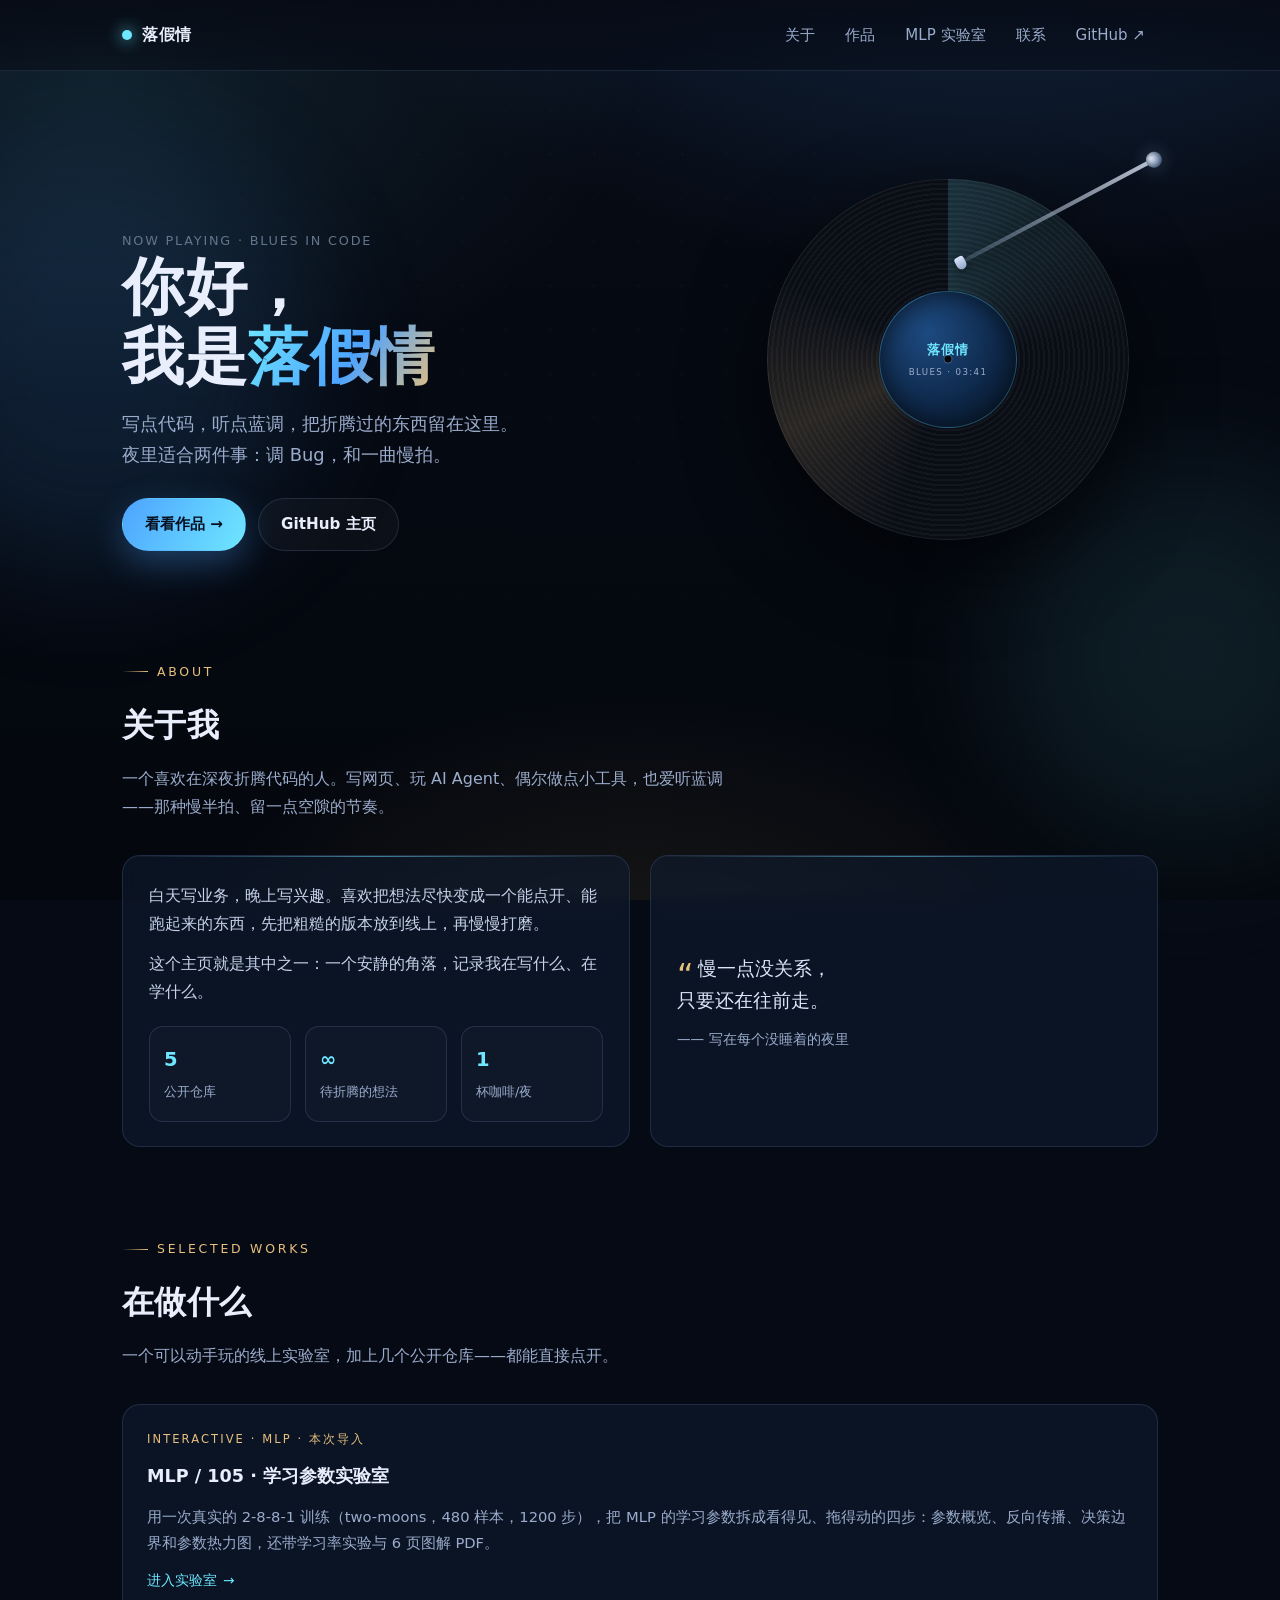
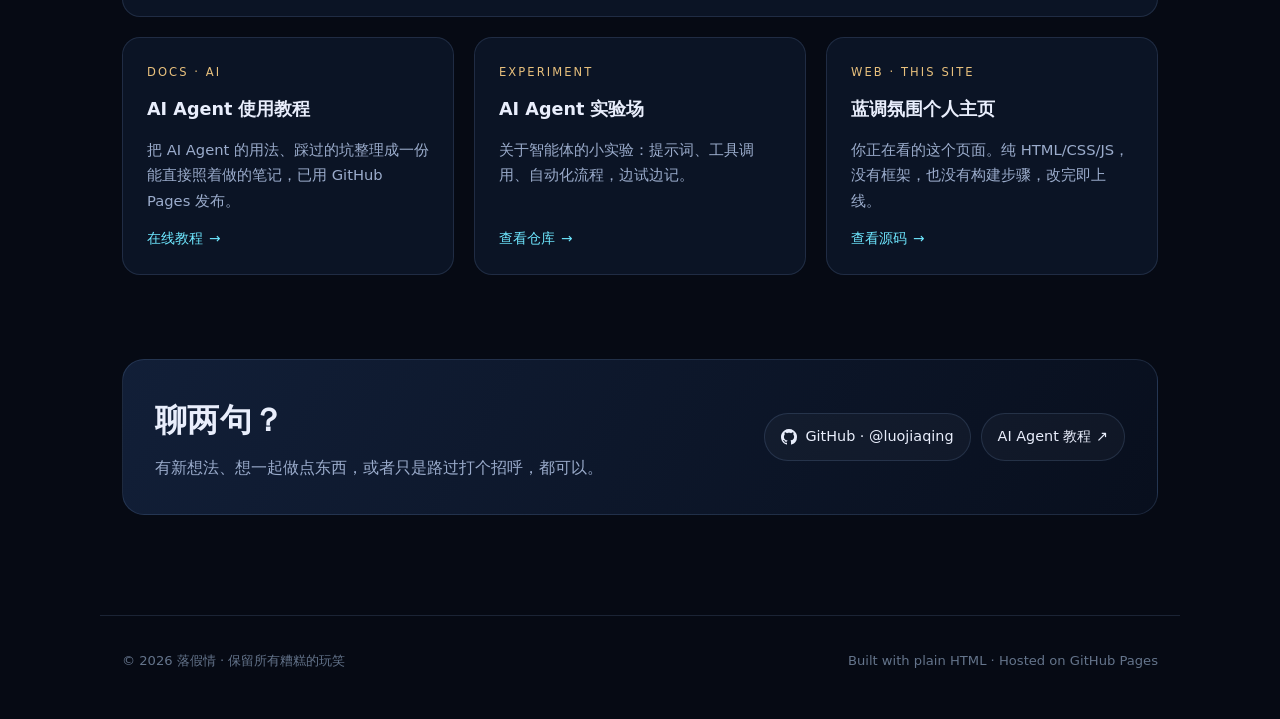
<file: index.html>
<!DOCTYPE html>
<html lang="zh-CN">
<head>
<meta charset="utf-8">
<meta name="viewport" content="width=device-width, initial-scale=1">
<meta name="theme-color" content="#060a14">
<meta name="description" content="落假情的个人网站 —— 一个蓝调氛围的个人主页，写着代码、音乐和折腾过的东西。">
<meta property="og:title" content="落假情 · 蓝调氛围个人主页">
<meta property="og:description" content="写点代码，听点蓝调，做点有趣的事。">
<meta property="og:type" content="website">
<title>落假情 · 蓝调氛围个人主页</title>
<link rel="icon" href="data:image/svg+xml,<svg xmlns='http://www.w3.org/2000/svg' viewBox='0 0 100 100'><text y='.9em' font-size='90'>🎷</text></svg>">
<style>
  :root{
    --bg:#060a14;
    --bg-soft:#0b1220;
    --ink:#e9eefc;
    --muted:#9baccc;
    --blue:#4da3ff;
    --cyan:#6ee7ff;
    --gold:#e8c07d;
    --line:rgba(140,175,230,.16);
    --card:rgba(18,30,52,.55);
    --radius:18px;
    --max:1080px;
  }
  *{box-sizing:border-box}
  html{scroll-behavior:smooth}
  body{
    margin:0;
    font-family:"HarmonyOS Sans SC","PingFang SC","Microsoft YaHei",system-ui,-apple-system,"Segoe UI",sans-serif;
    background:var(--bg);
    color:var(--ink);
    line-height:1.75;
    -webkit-font-smoothing:antialiased;
    overflow-x:hidden;
  }
  /* ---------- 背景：蓝调舞台灯 ---------- */
  .stage{position:fixed;inset:0;z-index:-2;overflow:hidden;background:
    radial-gradient(1100px 620px at 78% -12%,rgba(77,163,255,.20),transparent 62%),
    radial-gradient(900px 560px at 8% 8%,rgba(110,231,255,.10),transparent 60%),
    radial-gradient(760px 520px at 50% 112%,rgba(232,192,125,.10),transparent 62%),
    linear-gradient(180deg,#060a14 0%,#050911 55%,#04070d 100%);}
  .stage::after{content:"";position:absolute;inset:0;opacity:.35;
    background-image:radial-gradient(rgba(255,255,255,.08) 1px,transparent 1px);
    background-size:44px 44px;mask-image:radial-gradient(70% 60% at 50% 30%,#000 20%,transparent 78%);}
  .glow{position:fixed;z-index:-1;border-radius:50%;filter:blur(70px);opacity:.5;pointer-events:none}
  .glow.a{width:420px;height:420px;left:-120px;top:16%;background:rgba(77,163,255,.28);animation:drift 19s ease-in-out infinite}
  .glow.b{width:380px;height:380px;right:-100px;top:52%;background:rgba(110,231,255,.18);animation:drift 23s ease-in-out infinite reverse}
  @keyframes drift{0%,100%{transform:translate3d(0,0,0)}50%{transform:translate3d(26px,-34px,0)}}

  /* ---------- 导航 ---------- */
  header{position:sticky;top:0;z-index:50;backdrop-filter:blur(14px);
    background:linear-gradient(180deg,rgba(6,10,20,.85),rgba(6,10,20,.45));
    border-bottom:1px solid var(--line);}
  .nav{max-width:var(--max);margin:0 auto;padding:14px 22px;display:flex;align-items:center;gap:14px;flex-wrap:wrap}
  .brand{display:flex;align-items:center;gap:10px;font-weight:700;letter-spacing:.04em;color:var(--ink);text-decoration:none}
  .brand .dot{width:10px;height:10px;border-radius:50%;background:var(--cyan);box-shadow:0 0 16px var(--cyan);animation:pulse 2.6s ease-in-out infinite}
  @keyframes pulse{0%,100%{opacity:1;transform:scale(1)}50%{opacity:.45;transform:scale(.82)}}
  .nav .links{margin-left:auto;display:flex;gap:4px;flex-wrap:wrap;justify-content:flex-end}
  .nav a.item{color:var(--muted);text-decoration:none;font-size:.94rem;padding:8px 13px;border-radius:999px;transition:.25s;white-space:nowrap}
  .nav a.item:hover{color:var(--ink);background:rgba(77,163,255,.13)}

  /* ---------- 通用 ---------- */
  main{max-width:var(--max);margin:0 auto;padding:0 22px 90px}
  section{padding:74px 0 10px;scroll-margin-top:78px}
  .eyebrow{display:inline-flex;align-items:center;gap:9px;font-size:.78rem;letter-spacing:.22em;
    text-transform:uppercase;color:var(--gold);margin:0 0 14px}
  .eyebrow::before{content:"";width:26px;height:1px;background:linear-gradient(90deg,transparent,var(--gold))}
  h2{font-size:clamp(1.45rem,3vw,2rem);margin:0 0 12px;letter-spacing:.01em}
  .lead{color:var(--muted);max-width:60ch;margin:0 0 34px}

  /* ---------- Hero ---------- */
  .hero{display:grid;grid-template-columns:1.15fr .85fr;gap:46px;align-items:center;padding:78px 0 24px}
  .hero h1{font-size:clamp(2.35rem,6vw,3.9rem);line-height:1.12;margin:0 0 16px;letter-spacing:.01em}
  .hero h1 .accent{background:linear-gradient(120deg,var(--cyan),var(--blue) 55%,var(--gold));
    -webkit-background-clip:text;background-clip:text;color:transparent}
  .hero p.tag{color:var(--muted);font-size:clamp(1rem,1.5vw,1.12rem);margin:0 0 28px;max-width:46ch}
  .cta{display:flex;flex-wrap:wrap;gap:12px}
  .btn{display:inline-flex;align-items:center;gap:9px;padding:12px 22px;border-radius:999px;
    text-decoration:none;font-size:.95rem;font-weight:600;border:1px solid transparent;transition:.25s}
  .btn.primary{background:linear-gradient(120deg,var(--blue),var(--cyan));color:#04101f;
    box-shadow:0 12px 34px rgba(77,163,255,.32)}
  .btn.primary:hover{transform:translateY(-2px);box-shadow:0 18px 40px rgba(77,163,255,.42)}
  .btn.ghost{border-color:var(--line);color:var(--ink);background:rgba(255,255,255,.03)}
  .btn.ghost:hover{border-color:rgba(110,231,255,.5);color:var(--cyan)}

  /* 黑胶唱片 */
  .vinyl-wrap{position:relative;display:grid;place-items:center;aspect-ratio:1;max-width:420px;margin-left:auto;width:100%}
  .vinyl{position:relative;width:86%;aspect-ratio:1;border-radius:50%;
    background:repeating-radial-gradient(circle at 50% 50%,#12161f 0 2px,#0a0d14 2px 5px);
    box-shadow:0 30px 80px rgba(0,0,0,.6),inset 0 0 0 1px rgba(255,255,255,.06);
    animation:spin 16s linear infinite}
  .vinyl::before{content:"";position:absolute;inset:0;border-radius:50%;
    background:conic-gradient(from 0deg,rgba(110,231,255,.16),transparent 22%,transparent 55%,rgba(232,192,125,.14),transparent 82%);}
  .label{position:absolute;inset:31%;border-radius:50%;display:grid;place-items:center;text-align:center;
    background:radial-gradient(circle at 35% 30%,#1d4a80,#0d2544 62%,#071624);
    border:1px solid rgba(110,231,255,.22);box-shadow:inset 0 0 24px rgba(0,0,0,.55)}
  .label b{display:block;font-size:.8rem;letter-spacing:.1em;color:var(--cyan);white-space:nowrap}
  .label small{display:block;font-size:.54rem;letter-spacing:.16em;color:var(--muted);margin-top:4px;white-space:nowrap}
  .hole{position:absolute;left:50%;top:50%;transform:translate(-50%,-50%);width:7px;height:7px;border-radius:50%;
    background:#05080f;box-shadow:0 0 0 1px rgba(255,255,255,.2)}
  .tonearm{position:absolute;right:1%;top:2%;width:52%;height:4px;border-radius:4px;
    background:linear-gradient(270deg,rgba(228,239,255,.8),rgba(170,200,245,.15));
    transform-origin:100% 50%;transform:rotate(-28deg);
    box-shadow:0 6px 16px rgba(0,0,0,.45);}
  .tonearm::before{content:"";position:absolute;right:-9px;top:-6px;width:16px;height:16px;border-radius:50%;
    background:radial-gradient(circle at 34% 30%,#eef4ff,#6b83a8 68%,#39485f);
    box-shadow:0 0 18px rgba(170,205,255,.3),inset 0 0 6px rgba(0,0,0,.45)}
  .tonearm::after{content:"";position:absolute;left:-5px;top:-4px;width:10px;height:13px;border-radius:3px 3px 5px 5px;
    background:linear-gradient(180deg,#dbe7ff,#8ea4c4);box-shadow:0 2px 6px rgba(0,0,0,.5)}
  @keyframes spin{to{transform:rotate(360deg)}}

  /* 均衡器 */
  .eq{display:flex;align-items:flex-end;gap:4px;height:26px;margin-top:26px}
  .eq i{width:4px;border-radius:2px;background:linear-gradient(180deg,var(--cyan),rgba(77,163,255,.25));
    animation:bounce 1.15s ease-in-out infinite}
  @keyframes bounce{0%,100%{height:22%}50%{height:100%}}
  .hero-note{color:#64748b;font-size:.8rem;letter-spacing:.14em;margin-top:10px}

  /* ---------- 关于 ---------- */
  .about{display:grid;grid-template-columns:1fr 1fr;gap:20px}
  .panel{background:var(--card);border:1px solid var(--line);border-radius:var(--radius);padding:26px 26px 24px;
    backdrop-filter:blur(8px);position:relative;overflow:hidden}
  .panel::before{content:"";position:absolute;inset:0 auto auto 0;width:100%;height:1px;
    background:linear-gradient(90deg,transparent,rgba(110,231,255,.5),transparent)}
  .panel p{margin:0;color:#c6d3ea}
  .panel p + p{margin-top:12px}
  .stats{display:grid;grid-template-columns:repeat(3,1fr);gap:14px;margin-top:20px}
  .stat{border:1px solid var(--line);border-radius:14px;padding:16px 14px;background:rgba(255,255,255,.02)}
  .stat b{display:block;font-size:1.22rem;color:var(--cyan);letter-spacing:.02em}
  .stat span{font-size:.8rem;color:var(--muted)}
  .quote{display:flex;flex-direction:column;justify-content:center;gap:12px}
  .quote blockquote{margin:0;font-size:1.18rem;line-height:1.7;color:#dbe6fb}
  .quote blockquote::before{content:"“";color:var(--gold);font-size:2rem;line-height:0;vertical-align:-.35em;margin-right:4px}
  .quote cite{font-style:normal;color:var(--muted);font-size:.85rem}

  /* ---------- 作品 ---------- */
  .cards{display:grid;grid-template-columns:repeat(auto-fit,minmax(268px,1fr));gap:20px}
  .card{display:flex;flex-direction:column;gap:12px;text-decoration:none;color:inherit;
    background:var(--card);border:1px solid var(--line);border-radius:var(--radius);padding:24px;
    transition:transform .28s,border-color .28s,box-shadow .28s;position:relative;overflow:hidden}
  .card::after{content:"";position:absolute;inset:auto -30% -60% auto;width:180px;height:180px;border-radius:50%;
    background:radial-gradient(circle,rgba(77,163,255,.22),transparent 70%);opacity:0;transition:.35s}
  .card:hover{transform:translateY(-4px);border-color:rgba(110,231,255,.45);box-shadow:0 22px 50px rgba(4,12,26,.6)}
  .card:hover::after{opacity:1}
  .card .tag{font-size:.72rem;letter-spacing:.18em;color:var(--gold);text-transform:uppercase}
  .card h3{margin:0;font-size:1.1rem}
  .card p{margin:0;color:var(--muted);font-size:.92rem}
  .card .more{margin-top:auto;color:var(--cyan);font-size:.86rem;display:inline-flex;gap:6px;align-items:center}
  .card .more span{transition:transform .25s}
  .card:hover .more span{transform:translateX(4px)}

  /* ---------- 联系 ---------- */
  .contact{display:flex;flex-wrap:wrap;gap:14px;align-items:center;justify-content:space-between;
    background:linear-gradient(120deg,rgba(23,40,70,.72),rgba(10,18,34,.72));
    border:1px solid var(--line);border-radius:22px;padding:32px}
  .contact h2{margin:0 0 6px}
  .contact p{margin:0;color:var(--muted)}
  .links{display:flex;gap:10px;flex-wrap:wrap}
  .chip{display:inline-flex;align-items:center;gap:8px;padding:10px 16px;border-radius:999px;
    border:1px solid var(--line);color:var(--ink);text-decoration:none;font-size:.9rem;transition:.25s;background:rgba(255,255,255,.03)}
  .chip:hover{border-color:rgba(110,231,255,.5);color:var(--cyan);transform:translateY(-2px)}
  .chip svg{width:16px;height:16px;fill:currentColor}

  footer{max-width:var(--max);margin:0 auto;padding:34px 22px 46px;border-top:1px solid var(--line);
    color:#64748b;font-size:.82rem;display:flex;flex-wrap:wrap;gap:10px;justify-content:space-between;align-items:center}

  /* ---------- 入场动画 ---------- */
  .reveal{opacity:0;transform:translateY(18px);transition:opacity .7s ease,transform .7s cubic-bezier(.22,.61,.36,1)}
  .reveal.in{opacity:1;transform:none}

  /* ---------- 响应式 ---------- */
  @media (max-width:860px){
    .hero{grid-template-columns:1fr;padding-top:52px;gap:30px}
    .vinyl-wrap{margin:0 auto;max-width:320px}
    .about{grid-template-columns:1fr}
    .nav .links a.item{padding:8px 9px;font-size:.86rem}
    .contact{padding:24px}
    section{padding:60px 0 6px}
  }
  @media (max-width:640px){
    .nav .links .hide-sm{display:none}
    .nav .links{gap:2px}
  }
  @media (max-width:480px){
    .stats{grid-template-columns:1fr}
    main{padding:0 18px 70px}
    .contact{padding:22px 18px}
  }
  @media (prefers-reduced-motion:reduce){
    *{animation:none!important;transition:none!important;scroll-behavior:auto}
    .reveal{opacity:1;transform:none}
  }
</style>
</head>
<body>
<div class="stage"></div>
<div class="glow a"></div>
<div class="glow b"></div>

<header>
  <nav class="nav">
    <a class="brand" href="#top"><span class="dot"></span>落假情</a>
    <div class="links">
      <a class="item" href="#about">关于</a>
      <a class="item" href="#works">作品</a>
      <a class="item" href="mlp/">MLP 实验室</a>
      <a class="item" href="#contact">联系</a>
      <a class="item hide-sm" href="https://github.com/luojiaqing" target="_blank" rel="noopener">GitHub ↗</a>
    </div>
  </nav>
</header>

<main id="top">
  <!-- Hero -->
  <section class="hero" style="padding-bottom:10px">
    <div>
      <div class="eq" aria-hidden="true">
        <i style="animation-delay:0s"></i><i style="animation-delay:.12s"></i>
        <i style="animation-delay:.28s"></i><i style="animation-delay:.06s"></i>
        <i style="animation-delay:.36s"></i><i style="animation-delay:.2s"></i>
        <i style="animation-delay:.44s"></i><i style="animation-delay:.1s"></i>
      </div>
      <div class="hero-note">NOW PLAYING · BLUES IN CODE</div>
      <h1>你好，<br>我是<span class="accent">落假情</span></h1>
      <p class="tag">写点代码，听点蓝调，把折腾过的东西留在这里。<br>夜里适合两件事：调 Bug，和一曲慢拍。</p>
      <div class="cta">
        <a class="btn primary" href="#works">看看作品 →</a>
        <a class="btn ghost" href="https://github.com/luojiaqing" target="_blank" rel="noopener">GitHub 主页</a>
      </div>
    </div>
    <div class="vinyl-wrap" aria-hidden="true">
      <div class="vinyl">
        <div class="label"><div><b>落假情</b><small>BLUES · 03:41</small></div></div>
        <div class="hole"></div>
      </div>
      <div class="tonearm"></div>
    </div>
  </section>

  <!-- 关于 -->
  <section id="about">
    <p class="eyebrow reveal">About</p>
    <h2 class="reveal">关于我</h2>
    <p class="lead reveal">一个喜欢在深夜折腾代码的人。写网页、玩 AI Agent、偶尔做点小工具，也爱听蓝调——那种慢半拍、留一点空隙的节奏。</p>
    <div class="about">
      <div class="panel reveal">
        <p>白天写业务，晚上写兴趣。喜欢把想法尽快变成一个能点开、能跑起来的东西，先把粗糙的版本放到线上，再慢慢打磨。</p>
        <p>这个主页就是其中之一：一个安静的角落，记录我在写什么、在学什么。</p>
        <div class="stats">
          <div class="stat"><b>5</b><span>公开仓库</span></div>
          <div class="stat"><b>∞</b><span>待折腾的想法</span></div>
          <div class="stat"><b>1</b><span>杯咖啡/夜</span></div>
        </div>
      </div>
      <div class="panel quote reveal">
        <blockquote>慢一点没关系，<br>只要还在往前走。</blockquote>
        <cite>—— 写在每个没睡着的夜里</cite>
      </div>
    </div>
  </section>

  <!-- 作品 -->
  <section id="works">
    <p class="eyebrow reveal">Selected Works</p>
    <h2 class="reveal">在做什么</h2>
    <p class="lead reveal">一个可以动手玩的线上实验室，加上几个公开仓库——都能直接点开。</p>
    <div class="cards">
      <a class="card reveal" href="mlp/" style="grid-column:1/-1">
        <span class="tag">Interactive · MLP · 本次导入</span>
        <h3>MLP / 105 · 学习参数实验室</h3>
        <p>用一次真实的 2-8-8-1 训练（two-moons，480 样本，1200 步），把 MLP 的学习参数拆成看得见、拖得动的四步：参数概览、反向传播、决策边界和参数热力图，还带学习率实验与 6 页图解 PDF。</p>
        <span class="more">进入实验室 <span>→</span></span>
      </a>
      <a class="card reveal" href="https://github.com/luojiaqing/agent-" target="_blank" rel="noopener">
        <span class="tag">Docs · AI</span>
        <h3>AI Agent 使用教程</h3>
        <p>把 AI Agent 的用法、踩过的坑整理成一份能直接照着做的笔记，已用 GitHub Pages 发布。</p>
        <span class="more">在线教程 <span>→</span></span>
      </a>
      <a class="card reveal" href="https://github.com/luojiaqing/ai-agent" target="_blank" rel="noopener">
        <span class="tag">Experiment</span>
        <h3>AI Agent 实验场</h3>
        <p>关于智能体的小实验：提示词、工具调用、自动化流程，边试边记。</p>
        <span class="more">查看仓库 <span>→</span></span>
      </a>
      <a class="card reveal" href="https://github.com/luojiaqing/luojiaqing-personal-site" target="_blank" rel="noopener">
        <span class="tag">Web · This site</span>
        <h3>蓝调氛围个人主页</h3>
        <p>你正在看的这个页面。纯 HTML/CSS/JS，没有框架，也没有构建步骤，改完即上线。</p>
        <span class="more">查看源码 <span>→</span></span>
      </a>
    </div>
  </section>

  <!-- 联系 -->
  <section id="contact">
    <div class="contact reveal">
      <div>
        <h2>聊两句？</h2>
        <p>有新想法、想一起做点东西，或者只是路过打个招呼，都可以。</p>
      </div>
      <div class="links">
        <a class="chip" href="https://github.com/luojiaqing" target="_blank" rel="noopener">
          <svg viewBox="0 0 16 16" aria-hidden="true"><path d="M8 0C3.58 0 0 3.58 0 8c0 3.54 2.29 6.53 5.47 7.59.4.07.55-.17.55-.38 0-.19-.01-.82-.01-1.49-2.01.37-2.53-.49-2.69-.94-.09-.23-.48-.94-.82-1.13-.28-.15-.68-.52-.01-.53.63-.01 1.08.58 1.23.82.72 1.21 1.87.87 2.33.66.07-.52.28-.87.51-1.07-1.78-.2-3.64-.89-3.64-3.95 0-.87.31-1.59.82-2.15-.08-.2-.36-1.02.08-2.12 0 0 .67-.21 2.2.82.64-.18 1.32-.27 2-.27s1.36.09 2 .27c1.53-1.04 2.2-.82 2.2-.82.44 1.1.16 1.92.08 2.12.51.56.82 1.27.82 2.15 0 3.07-1.87 3.75-3.65 3.95.29.25.54.73.54 1.48 0 1.07-.01 1.93-.01 2.2 0 .21.15.46.55.38A8.01 8.01 0 0 0 16 8c0-4.42-3.58-8-8-8Z"/></svg>
          GitHub · @luojiaqing
        </a>
        <a class="chip" href="https://luojiaqing.github.io/agent-/" target="_blank" rel="noopener">AI Agent 教程 ↗</a>
      </div>
    </div>
  </section>
</main>

<footer>
  <span>© <span id="year">2026</span> 落假情 · 保留所有糟糕的玩笑</span>
  <span>Built with plain HTML · Hosted on GitHub Pages</span>
</footer>

<script>
  document.getElementById('year').textContent = new Date().getFullYear();
  const items = document.querySelectorAll('.reveal');
  if ('IntersectionObserver' in window) {
    const io = new IntersectionObserver((entries) => {
      entries.forEach((e) => {
        if (e.isIntersecting) { e.target.classList.add('in'); io.unobserve(e.target); }
      });
    }, { threshold: 0.16, rootMargin: '0px 0px -8% 0px' });
    items.forEach((el, i) => { el.style.transitionDelay = (i % 4) * 70 + 'ms'; io.observe(el); });
  } else {
    items.forEach((el) => el.classList.add('in'));
  }
</script>
</body>
</html>
</file>
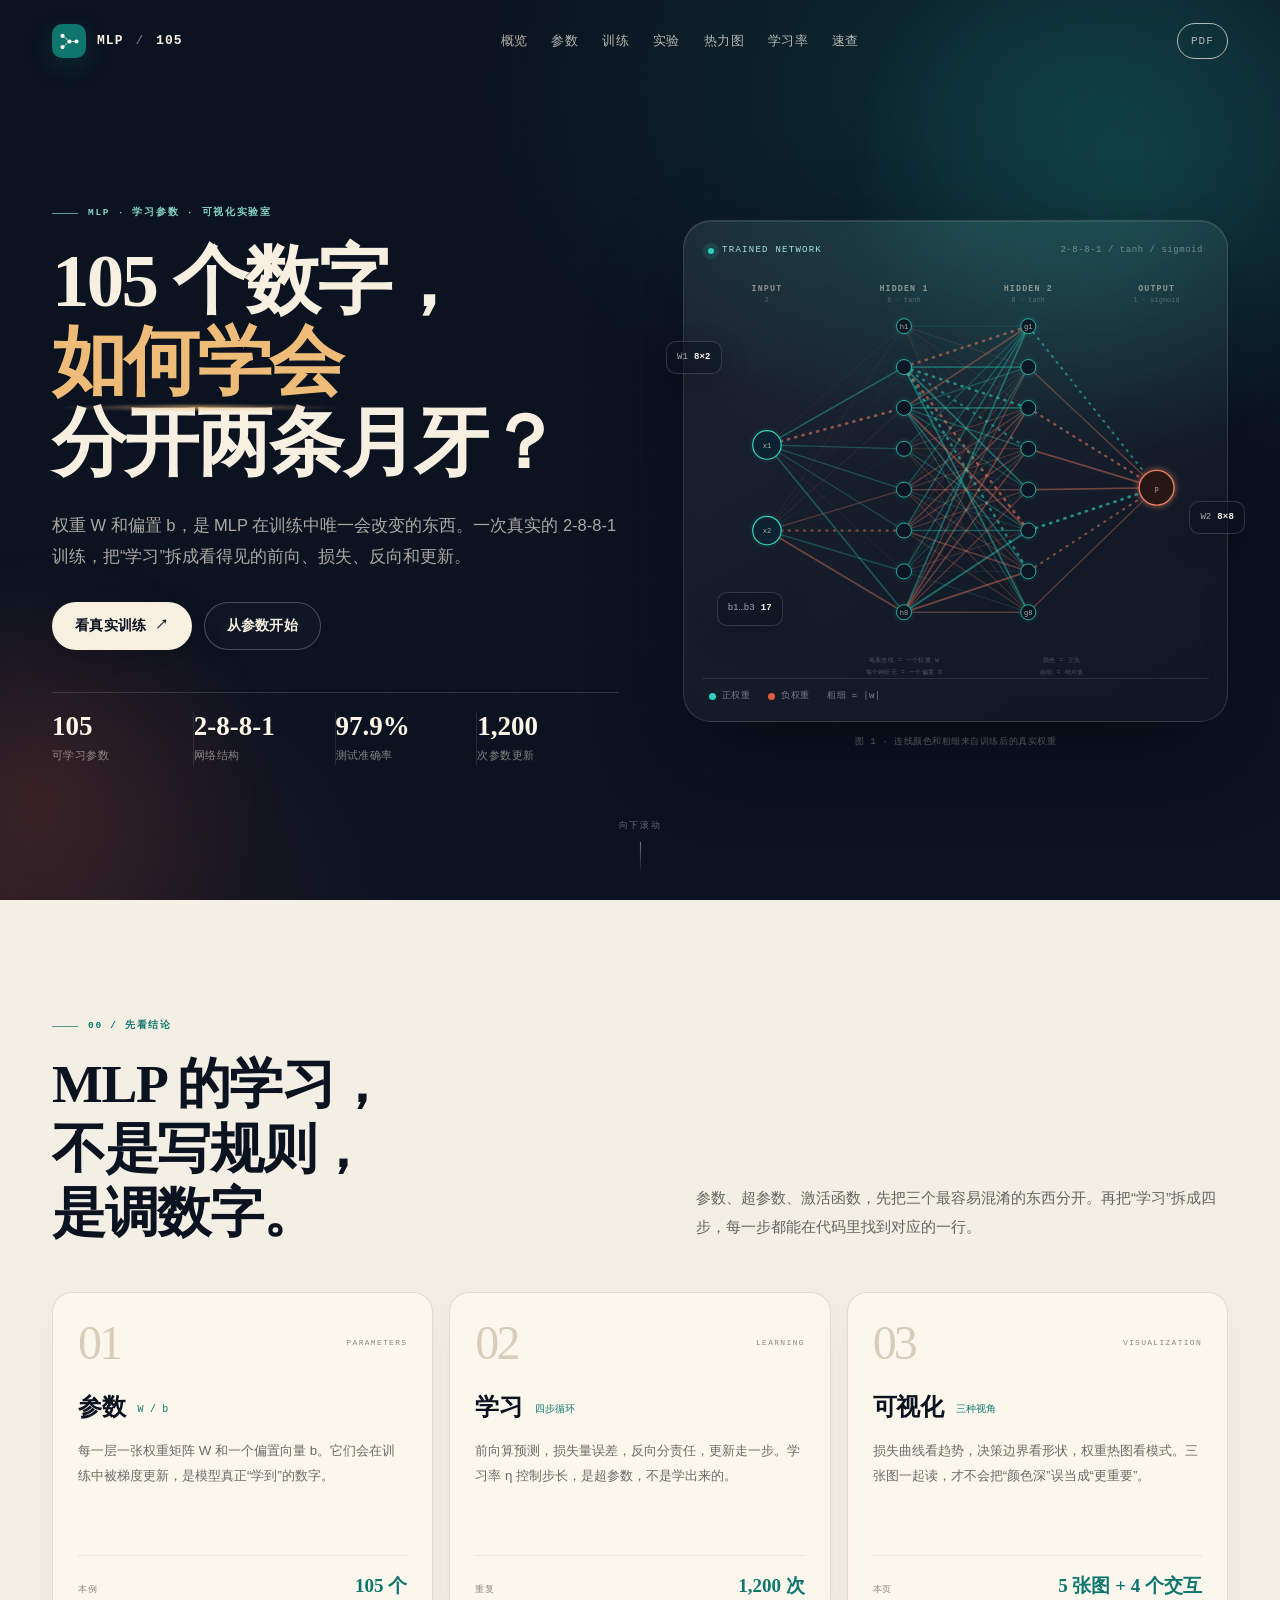
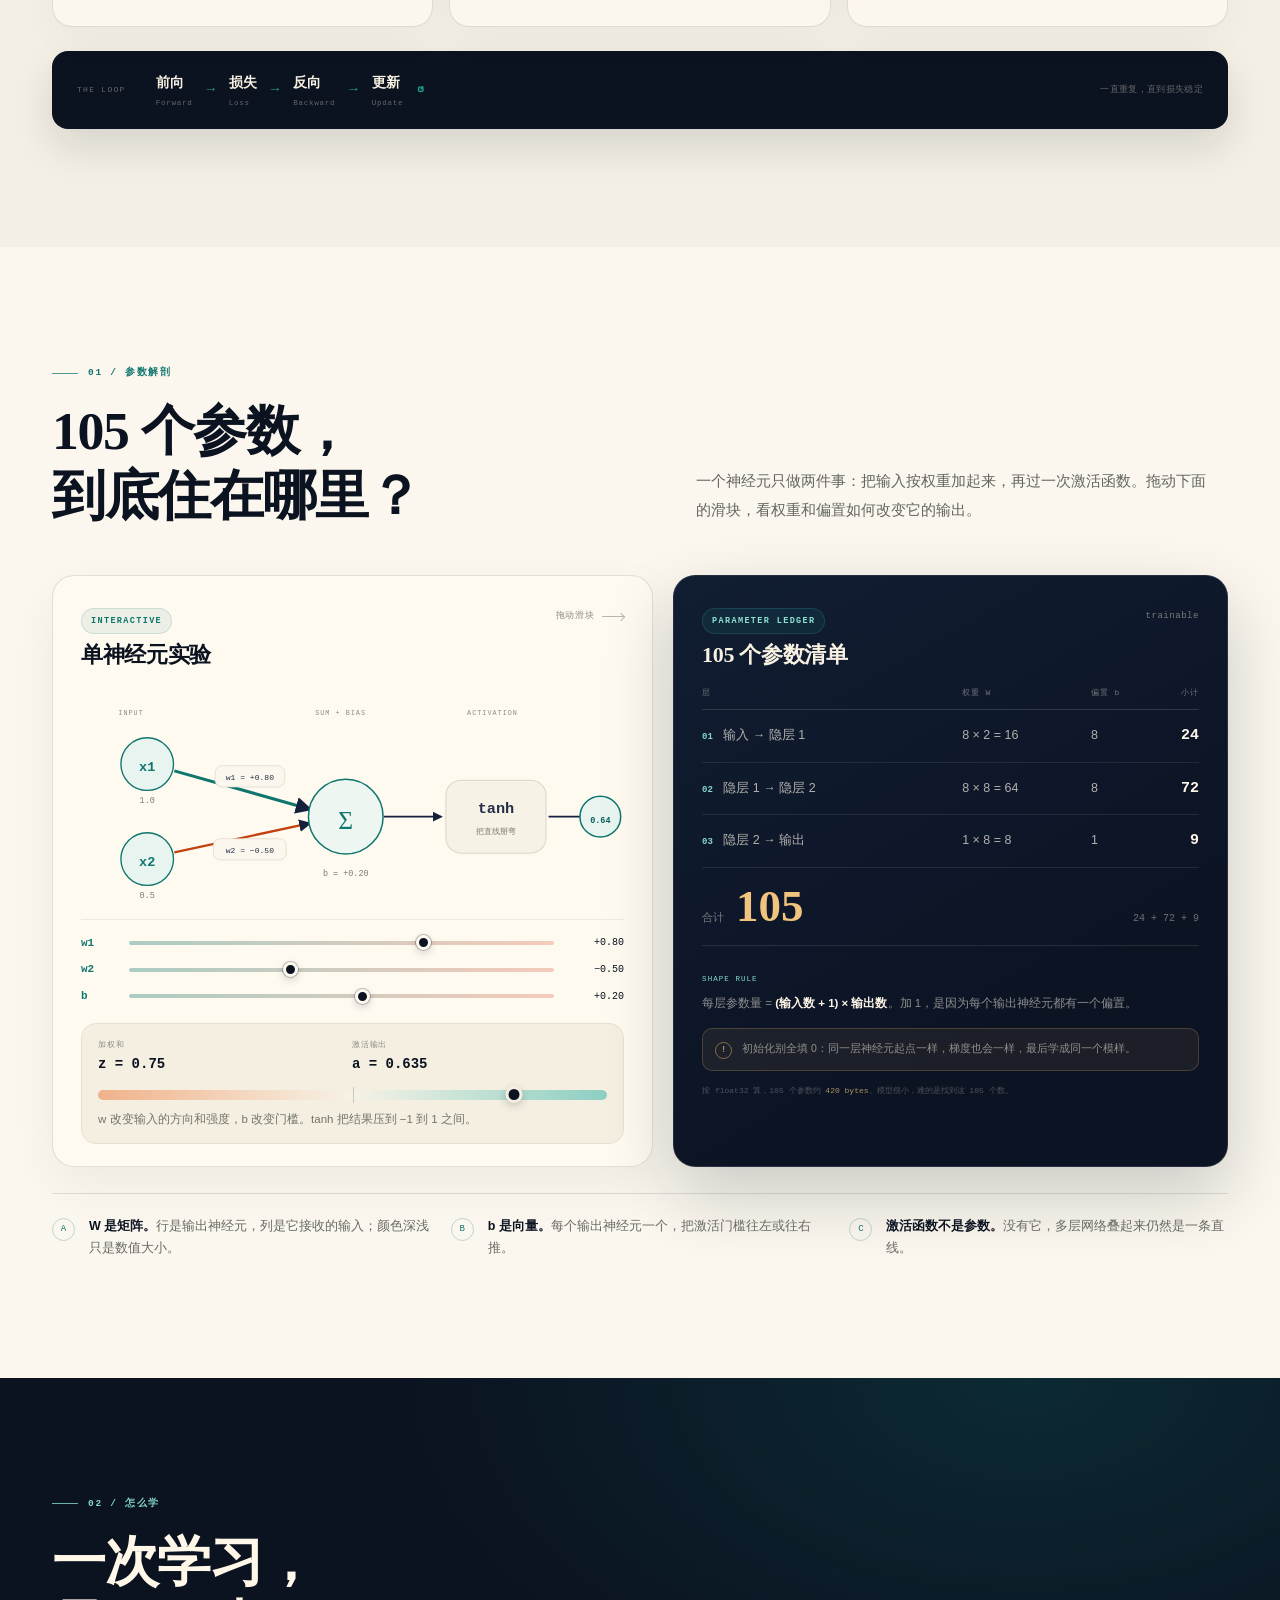
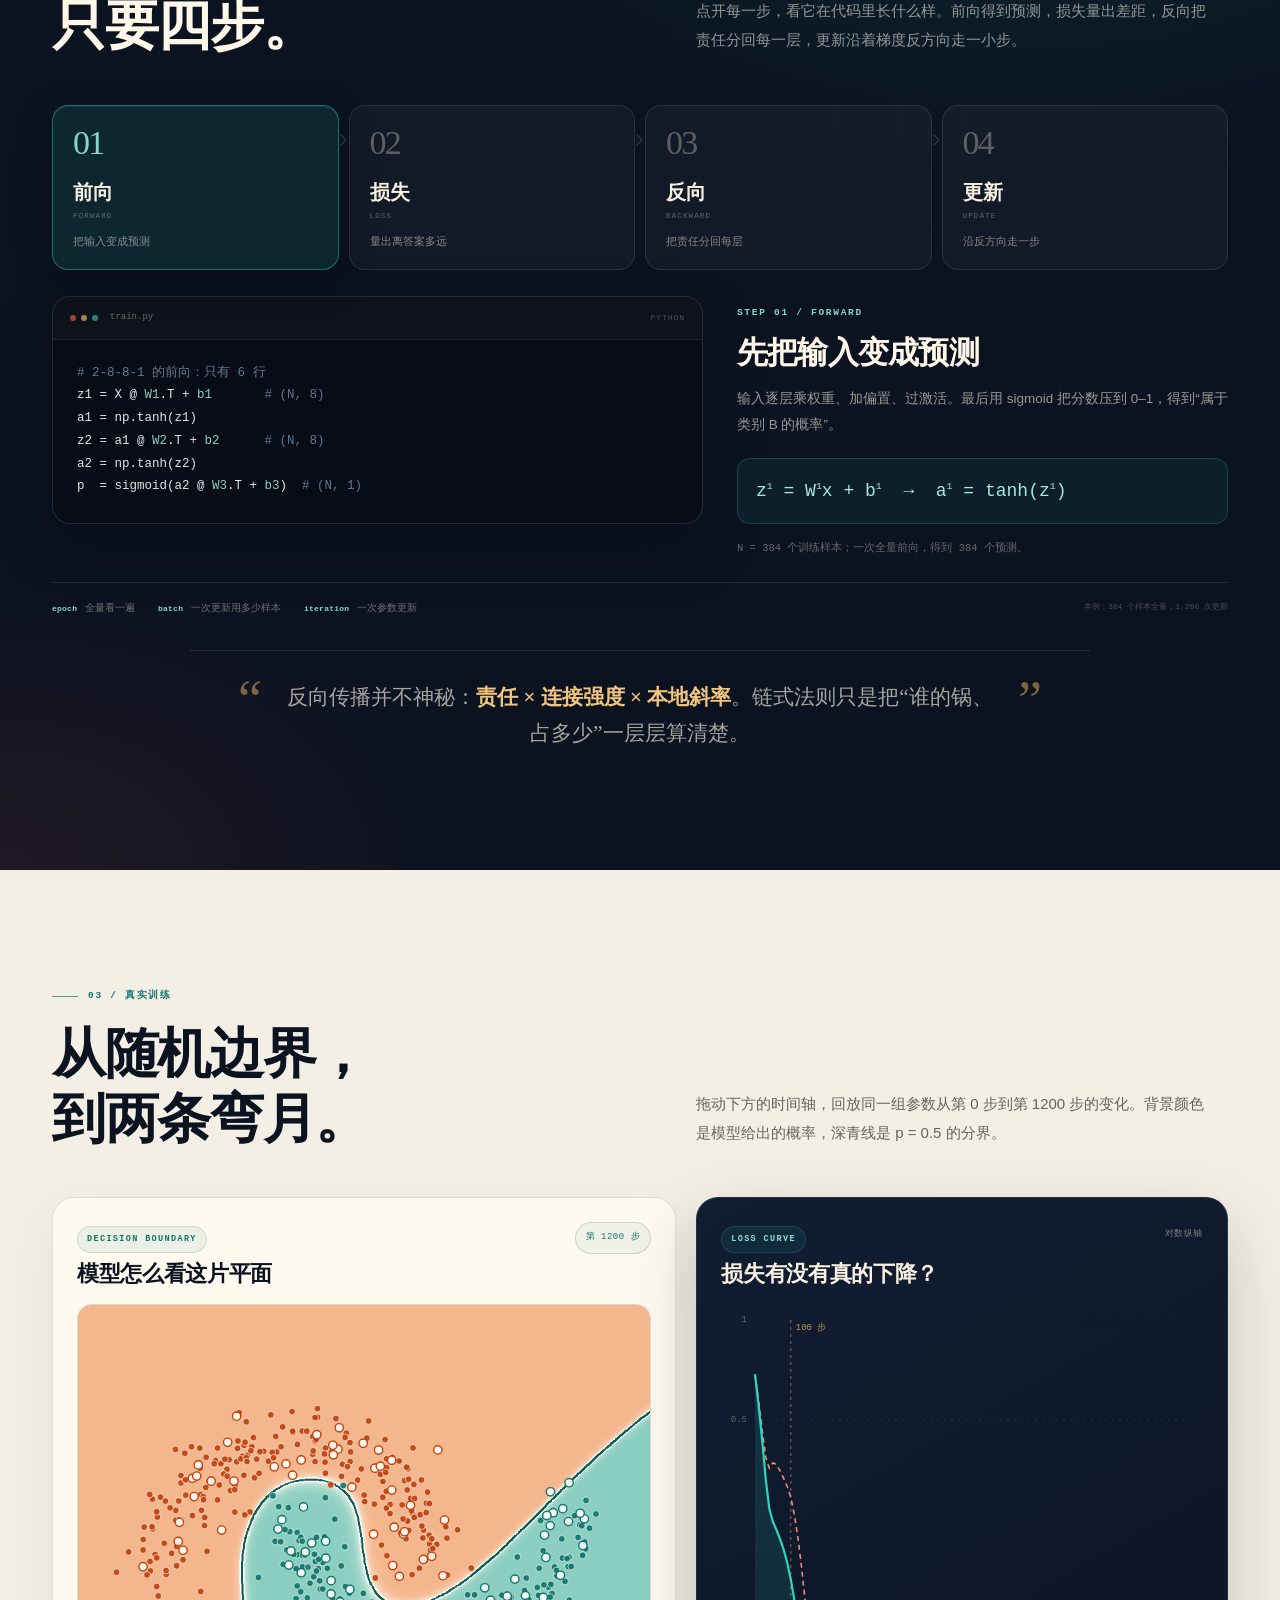
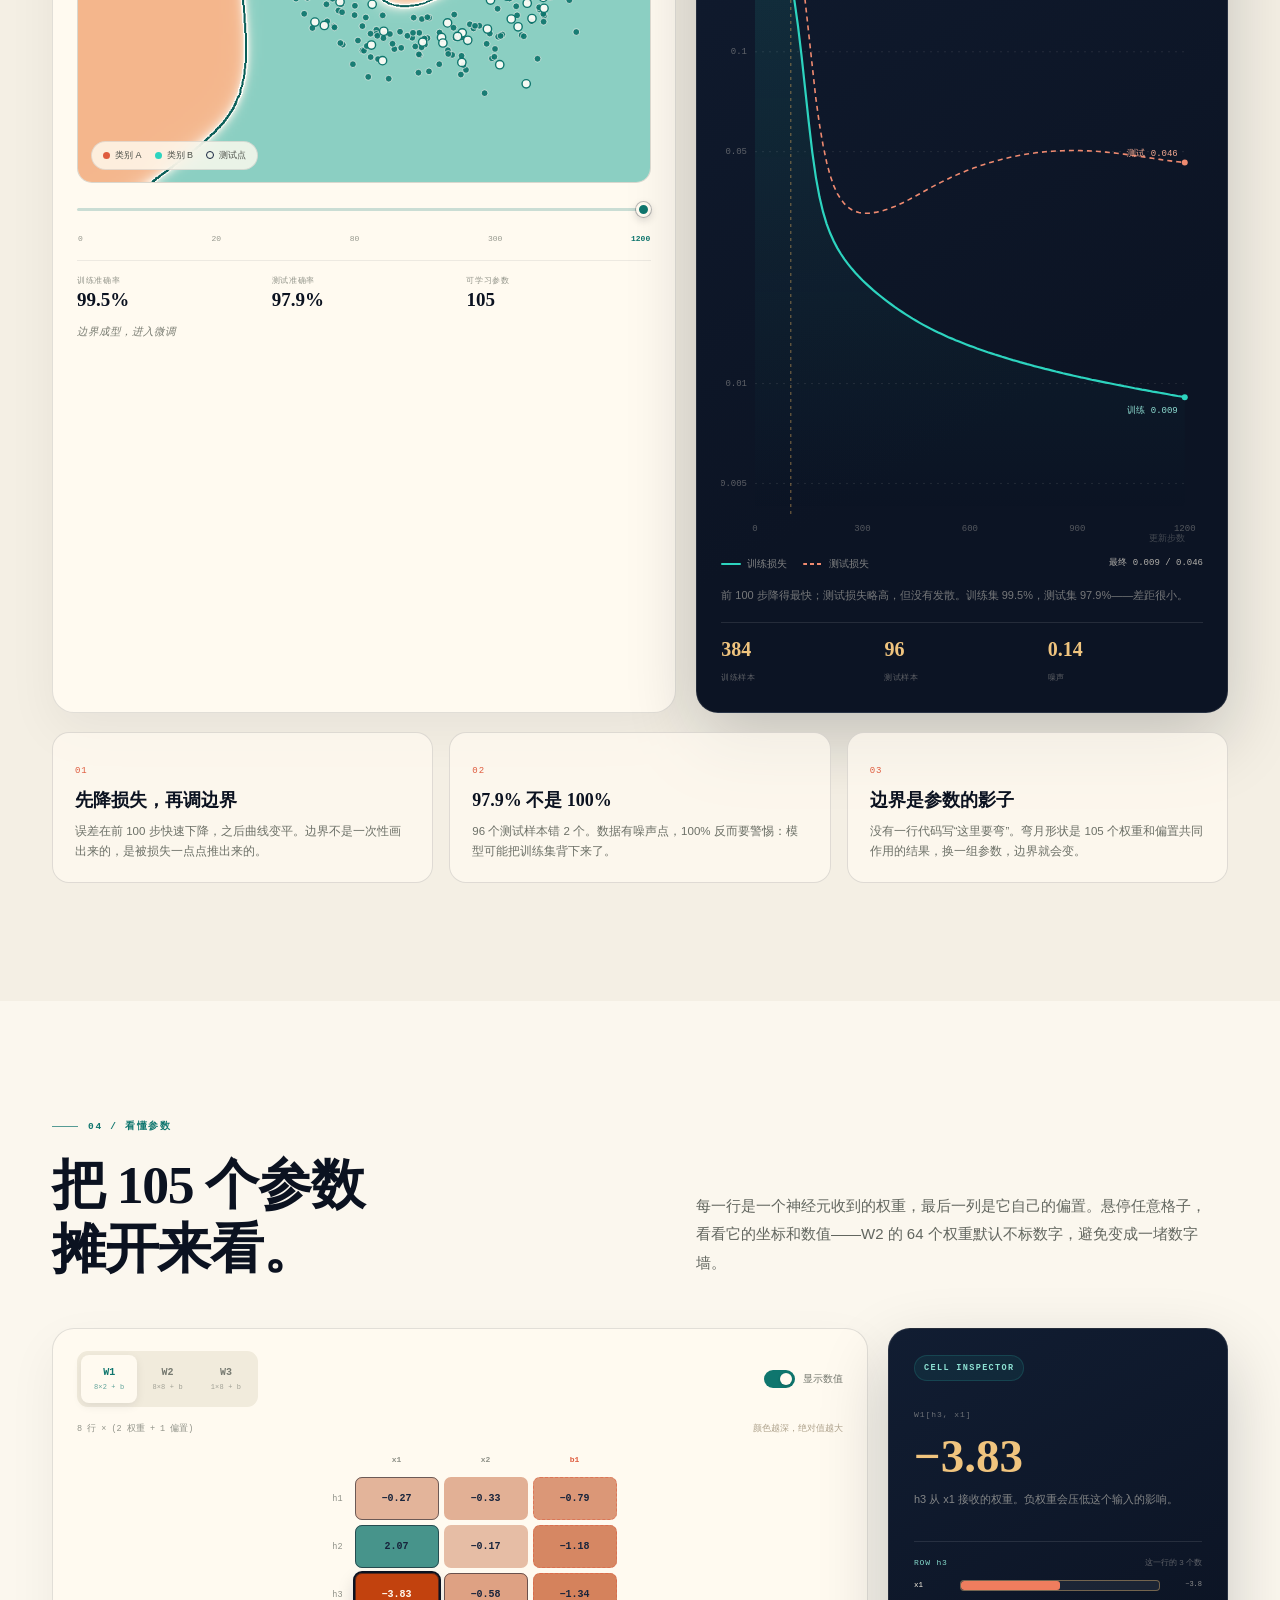
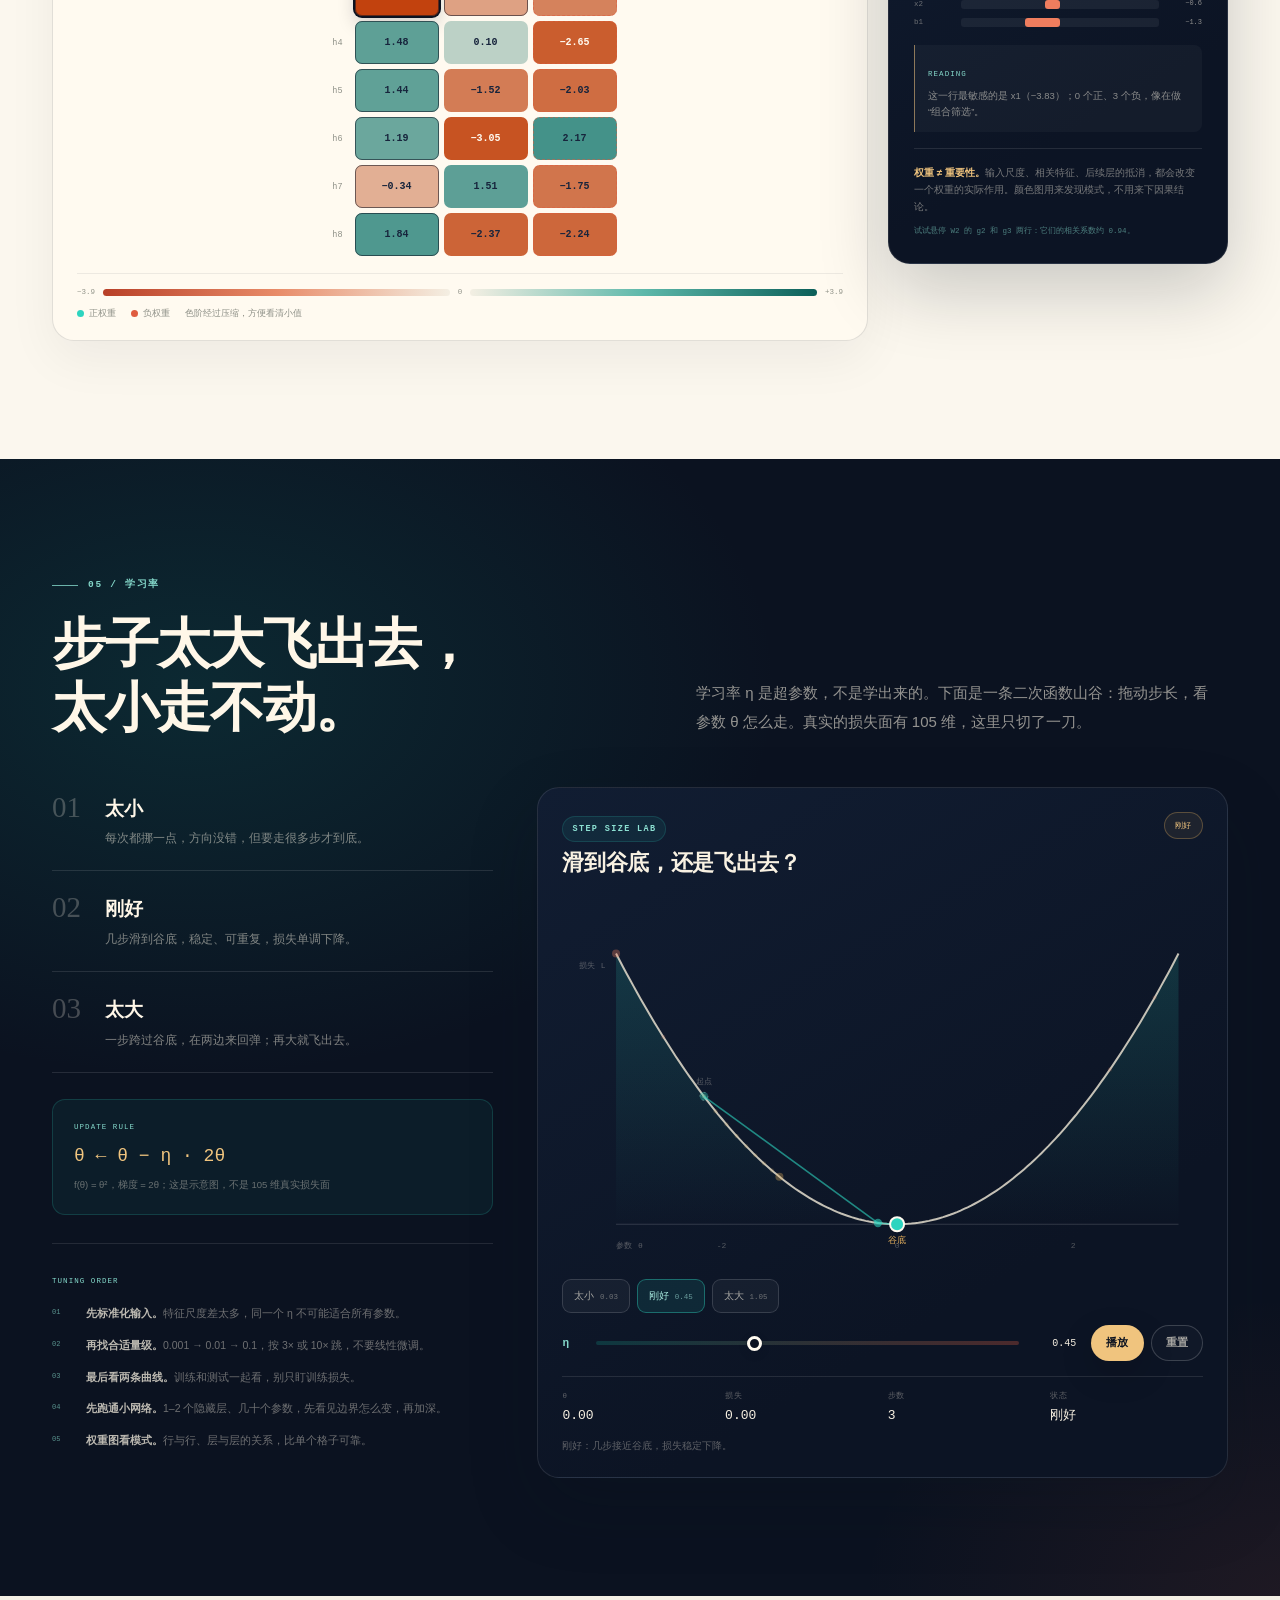
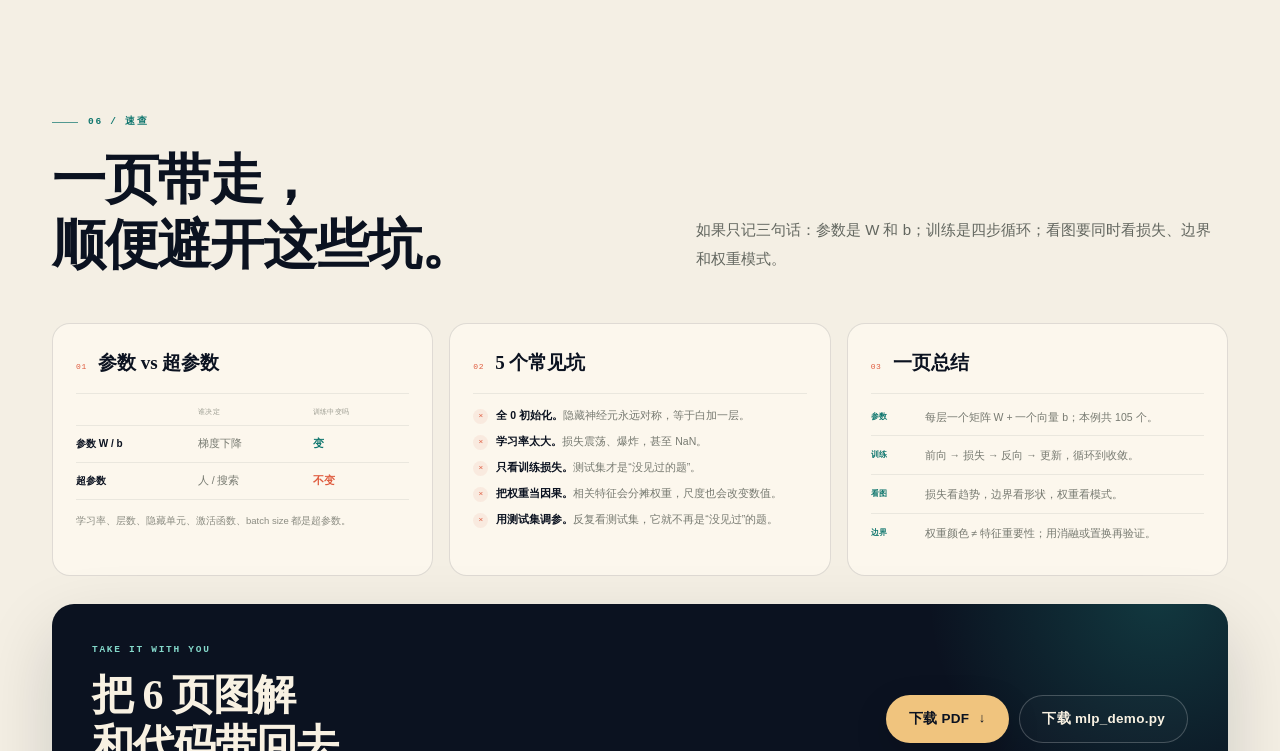
<file: mlp/index.html>
<!DOCTYPE html>
<html lang="zh-CN">
<head>
  <meta charset="utf-8">
  <meta name="viewport" content="width=device-width, initial-scale=1">
  <meta name="description" content="用一次真实的 2-8-8-1 训练，讲清 MLP 的学习参数、反向传播与可视化。含可交互的决策边界、参数热力图和学习率实验。">
  <meta name="theme-color" content="#0b1220">
  <meta property="og:type" content="website">
  <meta property="og:title" content="MLP / 105 · 学习参数实验室">
  <meta property="og:description" content="用一次真实的 2-8-8-1 训练，把 MLP 的学习参数拆成看得见、拖得动的四步。">
  <meta property="og:image" content="assets/site-hero.png">
  <title>MLP / 105 · 学习参数实验室</title>
  <link rel="icon" href="assets/favicon.svg" type="image/svg+xml">
  <link rel="stylesheet" href="styles.css">
</head>
<body>
  <div class="grain" aria-hidden="true"></div>
  <div class="read-progress" aria-hidden="true"><span id="progressBar"></span></div>

  <header class="site-header" id="siteHeader">
    <div class="header-inner">
      <a class="brand" href="#top" aria-label="回到顶部">
        <span class="brand-mark" aria-hidden="true">
          <svg viewBox="0 0 36 36"><circle cx="8" cy="10" r="3"/><circle cx="8" cy="26" r="3"/><circle cx="18" cy="18" r="3"/><circle cx="28" cy="18" r="3"/><path d="M10.5 11.5 15.5 16M10.5 24.5 15.5 20M21 18h4"/></svg>
        </span>
        <span class="brand-text">MLP <i>/</i> 105</span>
      </a>
      <nav class="site-nav" id="siteNav" aria-label="主要导航">
        <a href="#overview">概览</a>
        <a href="#parameters">参数</a>
        <a href="#training">训练</a>
        <a href="#experiment">实验</a>
        <a href="#heatmap">热力图</a>
        <a href="#learning-rate">学习率</a>
        <a href="#cheatsheet">速查</a>
        <div class="nav-footer">
          <span class="nav-footer-label">REAL TRAINING · 105 PARAMS</span>
          <p>所有曲线、边界和热力图都来自同一次真实训练。</p>
          <a class="btn btn-primary" href="downloads/mlp-guide.pdf" download>下载 6 页 PDF ↓</a>
        </div>
      </nav>
      <div class="header-actions">
        <a class="header-link" href="downloads/mlp-guide.pdf" download>PDF</a>
        <button class="menu-toggle" id="menuToggle" aria-label="打开导航" aria-expanded="false">
          <span></span><span></span>
        </button>
      </div>
    </div>
  </header>

  <main>
    <!-- HERO -->
    <section class="hero" id="top">
      <div class="hero-bg" aria-hidden="true">
        <span class="glow glow-a"></span>
        <span class="glow glow-b"></span>
        <span class="hero-grid"></span>
      </div>
      <div class="shell hero-inner">
        <div class="hero-copy">
          <div class="eyebrow light"><span class="eyebrow-line"></span>MLP · 学习参数 · 可视化实验室</div>
          <h1>105 个数字，<br><em>如何学会</em><br>分开两条月牙？</h1>
          <p class="hero-lead">权重 W 和偏置 b，是 MLP 在训练中唯一会改变的东西。一次真实的 2-8-8-1 训练，把“学习”拆成看得见的前向、损失、反向和更新。</p>
          <div class="hero-actions">
            <a class="btn btn-primary" href="#experiment">看真实训练 <span>↗</span></a>
            <a class="btn btn-ghost" href="#parameters">从参数开始</a>
          </div>
          <div class="hero-stats">
            <div class="hero-stat"><strong>105</strong><span>可学习参数</span></div>
            <div class="hero-stat"><strong>2-8-8-1</strong><span>网络结构</span></div>
            <div class="hero-stat"><strong>97.9%</strong><span>测试准确率</span></div>
            <div class="hero-stat"><strong>1,200</strong><span>次参数更新</span></div>
          </div>
        </div>

        <div class="hero-visual">
          <div class="hero-card">
            <div class="hero-card-head">
              <span class="live-label"><i></i> TRAINED NETWORK</span>
              <span class="mono">2-8-8-1 / tanh / sigmoid</span>
            </div>
            <svg id="heroNetwork" viewBox="0 0 640 520" role="img" aria-label="由真实权重绘制的 2-8-8-1 神经网络"></svg>
            <span class="float-chip chip-a">W1 <b>8×2</b></span>
            <span class="float-chip chip-b">W2 <b>8×8</b></span>
            <span class="float-chip chip-c">b1…b3 <b>17</b></span>
            <div class="hero-card-foot">
              <span><i class="dot teal"></i>正权重</span>
              <span><i class="dot coral"></i>负权重</span>
              <span>粗细 = |w|</span>
            </div>
          </div>
          <div class="hero-caption">图 1 · 连线颜色和粗细来自训练后的真实权重</div>
        </div>
      </div>
      <a class="scroll-cue" href="#overview"><span>向下滚动</span><i></i></a>
    </section>

    <!-- OVERVIEW -->
    <section class="section section-cream" id="overview">
      <div class="shell">
        <div class="section-head split reveal">
          <div>
            <div class="eyebrow"><span class="eyebrow-line"></span>00 / 先看结论</div>
            <h2>MLP 的学习，<br>不是写规则，<br>是调数字。</h2>
          </div>
          <p class="section-lead">参数、超参数、激活函数，先把三个最容易混淆的东西分开。再把“学习”拆成四步，每一步都能在代码里找到对应的一行。</p>
        </div>

        <div class="concept-grid">
          <article class="concept-card reveal">
            <div class="concept-top"><span class="concept-num">01</span><span class="concept-tag">PARAMETERS</span></div>
            <h3>参数 <span>W / b</span></h3>
            <p>每一层一张权重矩阵 W 和一个偏置向量 b。它们会在训练中被梯度更新，是模型真正“学到”的数字。</p>
            <div class="concept-foot"><span>本例</span><strong>105 个</strong></div>
          </article>
          <article class="concept-card reveal" style="--delay:.08s">
            <div class="concept-top"><span class="concept-num">02</span><span class="concept-tag">LEARNING</span></div>
            <h3>学习 <span>四步循环</span></h3>
            <p>前向算预测，损失量误差，反向分责任，更新走一步。学习率 η 控制步长，是超参数，不是学出来的。</p>
            <div class="concept-foot"><span>重复</span><strong>1,200 次</strong></div>
          </article>
          <article class="concept-card reveal" style="--delay:.16s">
            <div class="concept-top"><span class="concept-num">03</span><span class="concept-tag">VISUALIZATION</span></div>
            <h3>可视化 <span>三种视角</span></h3>
            <p>损失曲线看趋势，决策边界看形状，权重热图看模式。三张图一起读，才不会把“颜色深”误当成“更重要”。</p>
            <div class="concept-foot"><span>本页</span><strong>5 张图 + 4 个交互</strong></div>
          </article>
        </div>

        <div class="loop-strip reveal">
          <span class="loop-label">THE LOOP</span>
          <div class="loop-flow">
            <span>前向 <b>Forward</b></span><i>→</i>
            <span>损失 <b>Loss</b></span><i>→</i>
            <span>反向 <b>Backward</b></span><i>→</i>
            <span>更新 <b>Update</b></span><i>↺</i>
          </div>
          <span class="loop-note">一直重复，直到损失稳定</span>
        </div>
      </div>
    </section>

    <!-- PARAMETERS -->
    <section class="section section-paper" id="parameters">
      <div class="shell">
        <div class="section-head split reveal">
          <div>
            <div class="eyebrow"><span class="eyebrow-line"></span>01 / 参数解剖</div>
            <h2>105 个参数，<br>到底住在哪里？</h2>
          </div>
          <p class="section-lead">一个神经元只做两件事：把输入按权重加起来，再过一次激活函数。拖动下面的滑块，看权重和偏置如何改变它的输出。</p>
        </div>

        <div class="lab-grid">
          <article class="panel neuron-panel reveal">
            <div class="panel-head">
              <div><span class="tag">INTERACTIVE</span><h3>单神经元实验</h3></div>
              <span class="panel-hint">拖动滑块 <i></i></span>
            </div>

            <svg id="neuronSvg" viewBox="0 0 640 270" role="img" aria-label="一个神经元的加权求和和 tanh 激活示意图">
              <defs>
                <marker id="nArrow" viewBox="0 0 10 10" refX="8" refY="5" markerWidth="5.5" markerHeight="5.5" orient="auto-start-reverse"><path d="M0 0 10 5 0 10z" fill="#14213d"/></marker>
                <filter id="neuronGlow" x="-80%" y="-80%" width="260%" height="260%"><feGaussianBlur stdDeviation="7" result="b"/><feMerge><feMergeNode in="b"/><feMergeNode in="SourceGraphic"/></feMerge></filter>
              </defs>
              <text x="44" y="34" class="svg-kicker">INPUT</text>
              <text x="276" y="34" class="svg-kicker">SUM + BIAS</text>
              <text x="455" y="34" class="svg-kicker">ACTIVATION</text>
              <circle cx="78" cy="92" r="31" class="n-input"/><text x="78" y="100" class="n-label" text-anchor="middle">x1</text>
              <text x="78" y="138" class="n-sub" text-anchor="middle">1.0</text>
              <circle cx="78" cy="204" r="31" class="n-input"/><text x="78" y="212" class="n-label" text-anchor="middle">x2</text>
              <text x="78" y="250" class="n-sub" text-anchor="middle">0.5</text>
              <line id="nLine1" x1="110" y1="100" x2="269" y2="145" stroke="#0f766e" stroke-width="4" marker-end="url(#nArrow)"/>
              <line id="nLine2" x1="110" y1="196" x2="269" y2="162" stroke="#c2410c" stroke-width="2.4" marker-end="url(#nArrow)"/>
              <rect id="nWeight1" x="158" y="94" width="82" height="25" rx="8" class="n-tag"/>
              <text id="nW1Label" x="199" y="111" class="n-tag-text" text-anchor="middle">w1 = 0.80</text>
              <rect id="nWeight2" x="156" y="180" width="86" height="25" rx="8" class="n-tag"/>
              <text id="nW2Label" x="199" y="197" class="n-tag-text" text-anchor="middle">w2 = −0.50</text>
              <circle cx="312" cy="154" r="44" class="n-sum"/><text x="312" y="168" class="n-sumtext" text-anchor="middle">Σ</text>
              <text id="nBLabel" x="312" y="224" class="n-sub" text-anchor="middle">b = +0.20</text>
              <line x1="357" y1="154" x2="424" y2="154" stroke="#14213d" stroke-width="2.2" marker-end="url(#nArrow)"/>
              <rect x="430" y="111" width="118" height="86" rx="18" class="n-act"/>
              <text x="489" y="150" class="n-acttext" text-anchor="middle">tanh</text>
              <text x="489" y="174" class="n-sub" text-anchor="middle">把直线掰弯</text>
              <line x1="551" y1="154" x2="603" y2="154" stroke="#14213d" stroke-width="2.2" marker-end="url(#nArrow)"/>
              <circle cx="612" cy="154" r="24" class="n-output"/><text id="nALabel" x="612" y="161" class="n-outtext" text-anchor="middle">0.64</text>
            </svg>

            <div class="sliders">
              <label class="slider-row"><span>w1</span><input id="w1Range" type="range" min="-2" max="2" step="0.05" value="0.8"><output id="w1Out">0.80</output></label>
              <label class="slider-row"><span>w2</span><input id="w2Range" type="range" min="-2" max="2" step="0.05" value="-0.5"><output id="w2Out">−0.50</output></label>
              <label class="slider-row"><span>b</span><input id="bRange" type="range" min="-2" max="2" step="0.05" value="0.2"><output id="bOut">+0.20</output></label>
            </div>

            <div class="neuron-readout">
              <div><span class="readout-label">加权和</span><strong id="zValue">z = 0.75</strong></div>
              <div><span class="readout-label">激活输出</span><strong id="aValue">a = 0.635</strong></div>
              <div class="gauge"><span id="aGauge"></span><i></i></div>
              <p>w 改变输入的方向和强度，b 改变门槛。tanh 把结果压到 −1 到 1 之间。</p>
            </div>
          </article>

          <aside class="panel ledger-panel dark-panel reveal" style="--delay:.08s">
            <div class="panel-head">
              <div><span class="tag on-dark">PARAMETER LEDGER</span><h3>105 个参数清单</h3></div>
              <span class="panel-hint on-dark">trainable</span>
            </div>
            <table class="param-table">
              <thead><tr><th>层</th><th>权重 W</th><th>偏置 b</th><th class="right">小计</th></tr></thead>
              <tbody>
                <tr><td><b>01</b> 输入 → 隐层 1</td><td>8 × 2 = 16</td><td>8</td><td class="right">24</td></tr>
                <tr><td><b>02</b> 隐层 1 → 隐层 2</td><td>8 × 8 = 64</td><td>8</td><td class="right">72</td></tr>
                <tr><td><b>03</b> 隐层 2 → 输出</td><td>1 × 8 = 8</td><td>1</td><td class="right">9</td></tr>
              </tbody>
            </table>
            <div class="ledger-total"><span>合计</span><strong>105</strong><span class="ledger-formula">24 + 72 + 9</span></div>
            <div class="ledger-note">
              <span class="mini-label">SHAPE RULE</span>
              <p>每层参数量 = <b>(输入数 + 1) × 输出数</b>。加 1，是因为每个输出神经元都有一个偏置。</p>
            </div>
            <div class="ledger-warning">
              <span>!</span>
              <p>初始化别全填 0：同一层神经元起点一样，梯度也会一样，最后学成同一个模样。</p>
            </div>
            <div class="ledger-footnote">按 float32 算，105 个参数约 <b>420 bytes</b>。模型很小，难的是找到这 105 个数。</div>
          </aside>
        </div>

        <div class="param-notes reveal">
          <div><span class="note-index">A</span><p><b>W 是矩阵。</b>行是输出神经元，列是它接收的输入；颜色深浅只是数值大小。</p></div>
          <div><span class="note-index">B</span><p><b>b 是向量。</b>每个输出神经元一个，把激活门槛往左或往右推。</p></div>
          <div><span class="note-index">C</span><p><b>激活函数不是参数。</b>没有它，多层网络叠起来仍然是一条直线。</p></div>
        </div>
      </div>
    </section>

    <!-- TRAINING -->
    <section class="section section-dark training" id="training">
      <div class="shell">
        <div class="section-head split reveal">
          <div>
            <div class="eyebrow light"><span class="eyebrow-line"></span>02 / 怎么学</div>
            <h2>一次学习，<br>只要四步。</h2>
          </div>
          <p class="section-lead">点开每一步，看它在代码里长什么样。前向得到预测，损失量出差距，反向把责任分回每一层，更新沿着梯度反方向走一小步。</p>
        </div>

        <div class="train-steps reveal" role="tablist" aria-label="训练四步">
          <button class="train-step is-active" data-train="forward" role="tab" aria-selected="true">
            <span class="num">01</span><span class="step-title">前向</span><span class="step-en">FORWARD</span><span class="step-note">把输入变成预测</span>
          </button>
          <button class="train-step" data-train="loss" role="tab" aria-selected="false">
            <span class="num">02</span><span class="step-title">损失</span><span class="step-en">LOSS</span><span class="step-note">量出离答案多远</span>
          </button>
          <button class="train-step" data-train="backward" role="tab" aria-selected="false">
            <span class="num">03</span><span class="step-title">反向</span><span class="step-en">BACKWARD</span><span class="step-note">把责任分回每层</span>
          </button>
          <button class="train-step" data-train="update" role="tab" aria-selected="false">
            <span class="num">04</span><span class="step-title">更新</span><span class="step-en">UPDATE</span><span class="step-note">沿反方向走一步</span>
          </button>
        </div>

        <div class="train-detail">
          <div class="code-card reveal">
            <div class="code-head"><span class="window-dots"><i></i><i></i><i></i></span><span id="codeFile">train.py</span><span class="code-lang">PYTHON</span></div>
            <pre id="codeBlock" aria-live="polite"></pre>
          </div>
          <div class="train-copy reveal" style="--delay:.08s">
            <div class="eyebrow light" id="trainKicker">STEP 01 / FORWARD</div>
            <h3 id="trainTitle">先把输入变成预测</h3>
            <p id="trainText">输入逐层乘权重、加偏置、过激活。最后用 sigmoid 把分数压到 0–1，得到“属于类别 B 的概率”。</p>
            <div class="formula-card" id="trainFormula">z<sup>1</sup> = W<sup>1</sup>x + b<sup>1</sup></div>
            <p class="train-foot" id="trainFoot">N = 384 个训练样本；一次全量前向，得到 384 个预测。</p>
          </div>
        </div>

        <div class="train-terms reveal">
          <span><b>epoch</b> 全量看一遍</span>
          <span><b>batch</b> 一次更新用多少样本</span>
          <span><b>iteration</b> 一次参数更新</span>
          <span class="train-terms-note">本例：384 个样本全量，1,200 次更新</span>
        </div>

        <div class="train-quote reveal">
          <span>“</span>
          <p>反向传播并不神秘：<b>责任 × 连接强度 × 本地斜率</b>。链式法则只是把“谁的锅、占多少”一层层算清楚。</p>
          <span>”</span>
        </div>
      </div>
    </section>

    <!-- EXPERIMENT -->
    <section class="section section-cream experiment" id="experiment">
      <div class="shell">
        <div class="section-head split reveal">
          <div>
            <div class="eyebrow"><span class="eyebrow-line"></span>03 / 真实训练</div>
            <h2>从随机边界，<br>到两条弯月。</h2>
          </div>
          <p class="section-lead">拖动下方的时间轴，回放同一组参数从第 0 步到第 1200 步的变化。背景颜色是模型给出的概率，深青线是 p = 0.5 的分界。</p>
        </div>

        <div class="dashboard-grid">
          <article class="panel boundary-panel reveal">
            <div class="panel-head">
              <div><span class="tag">DECISION BOUNDARY</span><h3>模型怎么看这片平面</h3></div>
              <span class="step-badge" id="stepBadge">第 1200 步</span>
            </div>
            <div class="boundary-wrap">
              <canvas id="boundaryCanvas" width="840" height="700" aria-label="模型在双月牙数据上的决策边界"></canvas>
              <div class="boundary-legend"><span><i class="dot coral"></i>类别 A</span><span><i class="dot teal"></i>类别 B</span><span><i class="ring"></i>测试点</span></div>
            </div>
            <div class="scrubber">
              <input id="stepRange" type="range" min="0" max="4" step="1" value="4" aria-label="训练步数">
              <div class="scrubber-ticks" id="stepTicks">
                <button data-index="0">0</button><button data-index="1">20</button><button data-index="2">80</button><button data-index="3">300</button><button data-index="4">1200</button>
              </div>
            </div>
            <div class="boundary-meta">
              <div><span>训练准确率</span><strong id="metricTrain">99.5%</strong></div>
              <div><span>测试准确率</span><strong id="metricTest">97.9%</strong></div>
              <div><span>可学习参数</span><strong>105</strong></div>
              <span class="step-caption" id="stepCaption">边界成型，进入微调</span>
            </div>
          </article>

          <article class="panel loss-panel dark-panel reveal" style="--delay:.08s">
            <div class="panel-head">
              <div><span class="tag on-dark">LOSS CURVE</span><h3>损失有没有真的下降？</h3></div>
              <span class="panel-hint on-dark">对数纵轴</span>
            </div>
            <div class="loss-chart-wrap"><canvas id="lossChart" width="640" height="330" aria-label="训练和测试损失曲线"></canvas></div>
            <div class="loss-legend"><span><i class="line teal"></i>训练损失</span><span><i class="line coral dashed"></i>测试损失</span><span class="loss-final">最终 0.009 / 0.046</span></div>
            <p class="loss-note">前 100 步降得最快；测试损失略高，但没有发散。训练集 99.5%，测试集 97.9%——差距很小。</p>
            <div class="loss-stats"><div><b>384</b><span>训练样本</span></div><div><b>96</b><span>测试样本</span></div><div><b>0.14</b><span>噪声</span></div></div>
          </article>
        </div>

        <div class="insight-grid">
          <div class="insight reveal"><span>01</span><h3>先降损失，再调边界</h3><p>误差在前 100 步快速下降，之后曲线变平。边界不是一次性画出来的，是被损失一点点推出来的。</p></div>
          <div class="insight reveal" style="--delay:.06s"><span>02</span><h3>97.9% 不是 100%</h3><p>96 个测试样本错 2 个。数据有噪声点，100% 反而要警惕：模型可能把训练集背下来了。</p></div>
          <div class="insight reveal" style="--delay:.12s"><span>03</span><h3>边界是参数的影子</h3><p>没有一行代码写“这里要弯”。弯月形状是 105 个权重和偏置共同作用的结果，换一组参数，边界就会变。</p></div>
        </div>
      </div>
    </section>

    <!-- HEATMAP -->
    <section class="section section-paper heatmap" id="heatmap">
      <div class="shell">
        <div class="section-head split reveal">
          <div>
            <div class="eyebrow"><span class="eyebrow-line"></span>04 / 看懂参数</div>
            <h2>把 105 个参数<br>摊开来看。</h2>
          </div>
          <p class="section-lead">每一行是一个神经元收到的权重，最后一列是它自己的偏置。悬停任意格子，看看它的坐标和数值——W2 的 64 个权重默认不标数字，避免变成一堵数字墙。</p>
        </div>

        <div class="heat-shell">
          <article class="panel heat-panel reveal">
            <div class="heat-toolbar">
              <div class="heat-tabs" role="tablist" aria-label="选择参数矩阵">
                <button class="heat-tab is-active" data-heat="W1" role="tab" aria-selected="true">W1 <span>8×2 + b</span></button>
                <button class="heat-tab" data-heat="W2" role="tab" aria-selected="false">W2 <span>8×8 + b</span></button>
                <button class="heat-tab" data-heat="W3" role="tab" aria-selected="false">W3 <span>1×8 + b</span></button>
              </div>
              <label class="switch"><input id="showValues" type="checkbox" checked><span></span>显示数值</label>
            </div>
            <div class="heat-meta"><span id="heatShape">8 行 × (2 权重 + 1 偏置)</span><span class="heat-hint" id="heatHint">颜色越深，绝对值越大</span></div>
            <div class="matrix-scroll">
              <div id="matrix" class="matrix" role="grid" aria-label="参数热力图"></div>
            </div>
            <div class="heat-legend">
              <div class="legend-scale"><span>−3.9</span><i></i><span>0</span><i></i><span>+3.9</span></div>
              <div class="legend-copy"><span><i class="dot teal"></i>正权重</span><span><i class="dot coral"></i>负权重</span><span>色阶经过压缩，方便看清小值</span></div>
            </div>
          </article>

          <aside class="panel inspect-panel dark-panel reveal" style="--delay:.08s">
            <span class="tag on-dark">CELL INSPECTOR</span>
            <div class="inspect-main">
              <span id="inspectKicker">悬停任意格子</span>
              <strong id="inspectValue">—</strong>
              <p id="inspectText">你会看到它在矩阵里的坐标、精确数值，以及它所在那一行的模式。</p>
            </div>
            <div class="inspect-row">
              <div class="inspect-row-head"><span id="rowTitle">ROW PROFILE</span><span id="rowNote">这一行在学什么？</span></div>
              <div id="rowBars" class="row-bars">
                <div class="empty-bars"><i></i><i></i><i></i><i></i><i></i><i></i></div>
              </div>
            </div>
            <div class="inspect-insight">
              <span class="mini-label">READING</span>
              <p id="rowInsight">这一行最敏感的是 x1；正负号说明它在做“组合筛选”，不是简单地给某个输入打分。</p>
            </div>
            <div class="inspect-callout"><b>权重 ≠ 重要性。</b>输入尺度、相关特征、后续层的抵消，都会改变一个权重的实际作用。颜色图用来发现模式，不用来下因果结论。</div>
            <p class="inspect-hint">试试悬停 W2 的 g2 和 g3 两行：它们的相关系数约 0.94。</p>
          </aside>
        </div>
      </div>
    </section>

    <!-- LEARNING RATE -->
    <section class="section section-dark lr" id="learning-rate">
      <div class="shell">
        <div class="section-head split reveal">
          <div>
            <div class="eyebrow light"><span class="eyebrow-line"></span>05 / 学习率</div>
            <h2>步子太大飞出去，<br>太小走不动。</h2>
          </div>
          <p class="section-lead">学习率 η 是超参数，不是学出来的。下面是一条二次函数山谷：拖动步长，看参数 θ 怎么走。真实的损失面有 105 维，这里只切了一刀。</p>
        </div>

        <div class="lr-grid">
          <div class="lr-copy reveal">
            <div class="lr-rule"><span>01</span><div><b>太小</b><p>每次都挪一点，方向没错，但要走很多步才到底。</p></div></div>
            <div class="lr-rule"><span>02</span><div><b>刚好</b><p>几步滑到谷底，稳定、可重复，损失单调下降。</p></div></div>
            <div class="lr-rule"><span>03</span><div><b>太大</b><p>一步跨过谷底，在两边来回弹；再大就飞出去。</p></div></div>
            <div class="lr-formula">
              <span>UPDATE RULE</span>
              <code>θ ← θ − η · 2θ</code>
              <small>f(θ) = θ²，梯度 = 2θ；这是示意图，不是 105 维真实损失面</small>
            </div>
            <div class="lr-order">
              <span class="mini-label">TUNING ORDER</span>
              <div class="order-item"><b>01</b><p><strong>先标准化输入。</strong>特征尺度差太多，同一个 η 不可能适合所有参数。</p></div>
              <div class="order-item"><b>02</b><p><strong>再找合适量级。</strong>0.001 → 0.01 → 0.1，按 3× 或 10× 跳，不要线性微调。</p></div>
              <div class="order-item"><b>03</b><p><strong>最后看两条曲线。</strong>训练和测试一起看，别只盯训练损失。</p></div>
              <div class="order-item"><b>04</b><p><strong>先跑通小网络。</strong>1–2 个隐藏层、几十个参数，先看见边界怎么变，再加深。</p></div>
              <div class="order-item"><b>05</b><p><strong>权重图看模式。</strong>行与行、层与层的关系，比单个格子可靠。</p></div>
            </div>
          </div>

          <div class="lr-lab panel dark-panel reveal" style="--delay:.08s">
            <div class="panel-head">
              <div><span class="tag on-dark">STEP SIZE LAB</span><h3>滑到谷底，还是飞出去？</h3></div>
              <span class="lr-badge" id="lrBadge">刚好</span>
            </div>
            <svg id="valleySvg" viewBox="0 0 640 380" role="img" aria-label="二次损失山谷中的梯度下降轨迹"></svg>
            <div class="lr-presets">
              <button class="lr-preset" data-eta="0.03">太小 <span>0.03</span></button>
              <button class="lr-preset is-active" data-eta="0.45">刚好 <span>0.45</span></button>
              <button class="lr-preset" data-eta="1.05">太大 <span>1.05</span></button>
            </div>
            <div class="lr-controls">
              <label class="slider-row"><span>η</span><input id="etaRange" type="range" min="0.01" max="1.2" step="0.01" value="0.45"><output id="etaOut">0.45</output></label>
              <div class="lr-buttons"><button class="btn btn-small btn-primary" id="lrRun">播放</button><button class="btn btn-small btn-ghost" id="lrReset">重置</button></div>
            </div>
            <div class="lr-readout">
              <div><span>θ</span><strong id="lrTheta">−2.20</strong></div>
              <div><span>损失</span><strong id="lrLoss">4.84</strong></div>
              <div><span>步数</span><strong id="lrSteps">0</strong></div>
              <div><span>状态</span><strong id="lrStatus">准备</strong></div>
            </div>
            <p class="lr-note" id="lrNote">按“播放”，看 8 步内的轨迹。</p>
          </div>
        </div>
      </div>
    </section>

    <!-- CHEATSHEET -->
    <section class="section section-cream cheatsheet" id="cheatsheet">
      <div class="shell">
        <div class="section-head split reveal">
          <div>
            <div class="eyebrow"><span class="eyebrow-line"></span>06 / 速查</div>
            <h2>一页带走，<br>顺便避开这些坑。</h2>
          </div>
          <p class="section-lead">如果只记三句话：参数是 W 和 b；训练是四步循环；看图要同时看损失、边界和权重模式。</p>
        </div>

        <div class="cheat-grid">
          <article class="cheat-card reveal">
            <div class="cheat-head"><span>01</span><h3>参数 vs 超参数</h3></div>
            <table class="mini-table">
              <thead><tr><th></th><th>谁决定</th><th>训练中变吗</th></tr></thead>
              <tbody>
                <tr><td><b>参数 W / b</b></td><td>梯度下降</td><td class="yes">变</td></tr>
                <tr><td><b>超参数</b></td><td>人 / 搜索</td><td class="no">不变</td></tr>
              </tbody>
            </table>
            <p class="cheat-foot">学习率、层数、隐藏单元、激活函数、batch size 都是超参数。</p>
          </article>

          <article class="cheat-card reveal" style="--delay:.06s">
            <div class="cheat-head"><span>02</span><h3>5 个常见坑</h3></div>
            <ul class="pitfall-list">
              <li><i>×</i><span><b>全 0 初始化。</b>隐藏神经元永远对称，等于白加一层。</span></li>
              <li><i>×</i><span><b>学习率太大。</b>损失震荡、爆炸，甚至 NaN。</span></li>
              <li><i>×</i><span><b>只看训练损失。</b>测试集才是“没见过的题”。</span></li>
              <li><i>×</i><span><b>把权重当因果。</b>相关特征会分摊权重，尺度也会改变数值。</span></li>
              <li><i>×</i><span><b>用测试集调参。</b>反复看测试集，它就不再是“没见过”的题。</span></li>
            </ul>
          </article>

          <article class="cheat-card reveal" style="--delay:.12s">
            <div class="cheat-head"><span>03</span><h3>一页总结</h3></div>
            <div class="summary-lines">
              <div><b>参数</b><span>每层一个矩阵 W + 一个向量 b；本例共 105 个。</span></div>
              <div><b>训练</b><span>前向 → 损失 → 反向 → 更新，循环到收敛。</span></div>
              <div><b>看图</b><span>损失看趋势，边界看形状，权重看模式。</span></div>
              <div><b>边界</b><span>权重颜色 ≠ 特征重要性；用消融或置换再验证。</span></div>
            </div>
          </article>
        </div>

        <div class="cta-band reveal">
          <div class="cta-copy">
            <span class="eyebrow light">TAKE IT WITH YOU</span>
            <h2>把 6 页图解<br>和代码带回去。</h2>
            <p>适合打印的 A4 版 PDF，以及不依赖框架的 NumPy 实现。所有训练数据、权重和曲线都能复现。</p>
          </div>
          <div class="cta-actions">
            <a class="btn btn-primary" href="downloads/mlp-guide.pdf" download>下载 PDF <span>↓</span></a>
            <a class="btn btn-ghost" href="downloads/mlp_demo.py" download>下载 mlp_demo.py</a>
            <span class="cta-meta">NumPy · 无框架 · 1200 步</span>
          </div>
        </div>
      </div>
    </section>
  </main>

  <footer class="site-footer">
    <div class="shell footer-inner">
      <div class="footer-brand">
        <span class="brand-mark" aria-hidden="true">
          <svg viewBox="0 0 36 36"><circle cx="8" cy="10" r="3"/><circle cx="8" cy="26" r="3"/><circle cx="18" cy="18" r="3"/><circle cx="28" cy="18" r="3"/><path d="M10.5 11.5 15.5 16M10.5 24.5 15.5 20M21 18h4"/></svg>
        </span>
        <div><b>MLP / 105</b><span>学习参数实验室</span></div>
      </div>
      <div class="footer-copy">
        <p>网络、决策边界和参数热力图使用本次训练的真实结果；学习率山谷为示意。</p>
        <p>数据：two-moons · 480 样本 · noise 0.14 · Adam 0.01 · 全量 batch</p>
      </div>
      <div class="footer-links">
        <a href="../">← 个人主页</a>
        <a href="downloads/mlp-guide.pdf">PDF 图解</a>
        <a href="downloads/mlp_demo.py">源码</a>
        <a href="#top">回到顶部 ↑</a>
      </div>
    </div>
  </footer>

  <script src="data.js"></script>
  <script src="app.js"></script>
</body>
</html>
</file>
<file: mlp/styles.css>
:root{
  --ink:#0b1220;
  --ink-2:#111c31;
  --ink-3:#17243c;
  --cream:#f4efe4;
  --paper:#fbf7ee;
  --card:#fffaf0;
  --teal:#0f766e;
  --teal-bright:#2dd4bf;
  --teal-deep:#0b5f59;
  --coral:#df5c3f;
  --coral-deep:#b84028;
  --amber:#e9b35f;
  --amber-soft:#f6d79f;
  --muted:#6f746f;
  --muted-2:#8b8b80;
  --line:rgba(11,18,32,.12);
  --line-soft:rgba(11,18,32,.07);
  --white-line:rgba(255,255,255,.12);
  --white-soft:rgba(255,255,255,.06);
  --serif:"Noto Serif SC","Songti SC","SimSun",serif;
  --sans:"Noto Sans SC","Microsoft YaHei","PingFang SC",sans-serif;
  --mono:"Cascadia Code","SFMono-Regular","Consolas",monospace;
  --maxw:1240px;
  --radius:22px;
  --shadow:0 24px 70px rgba(11,18,32,.10);
}

*{box-sizing:border-box}
html{scroll-behavior:smooth;scroll-padding-top:96px}
body{
  margin:0;background:var(--cream);color:var(--ink);
  font-family:var(--sans);font-size:16px;line-height:1.7;
  -webkit-font-smoothing:antialiased;text-rendering:optimizeLegibility;
  overflow-x:hidden;
}
::selection{background:var(--teal);color:#fffdf7}
a{color:inherit;text-decoration:none}
button,input{font:inherit}
button{color:inherit}
a:focus-visible,button:focus-visible,[tabindex]:focus-visible,input:focus-visible{outline:2px solid var(--teal-bright);outline-offset:3px}
img,svg,canvas{display:block;max-width:100%}
h1,h2,h3,p{margin:0}
h1,h2,h3{font-family:var(--serif);font-weight:700}
sup{font-size:.55em}
.mono{font-family:var(--mono)}

.grain{
  position:fixed;inset:0;z-index:9999;pointer-events:none;opacity:.045;
  background-image:url("data:image/svg+xml,%3Csvg viewBox='0 0 180 180' xmlns='http://www.w3.org/2000/svg'%3E%3Cfilter id='n'%3E%3CfeTurbulence type='fractalNoise' baseFrequency='.78' numOctaves='3' stitchTiles='stitch'/%3E%3C/filter%3E%3Crect width='100%25' height='100%25' filter='url(%23n)' opacity='.8'/%3E%3C/svg%3E");
  background-size:180px 180px;mix-blend-mode:multiply;
}
.read-progress{position:fixed;top:0;left:0;right:0;height:3px;z-index:1000;background:transparent}
.read-progress span{display:block;height:100%;width:100%;transform:scaleX(0);transform-origin:0 50%;background:linear-gradient(90deg,var(--teal-bright),var(--amber),var(--coral))}
.shell{width:100%;max-width:var(--maxw);margin:0 auto;padding:0 32px}

/* ---------- header ---------- */
.site-header{
  position:fixed;top:0;left:0;right:0;z-index:900;
  color:#f8f1e2;transition:background .35s ease,color .35s ease,border-color .35s ease,box-shadow .35s ease;
  border-bottom:1px solid transparent;
}
.site-header.scrolled{
  background:rgba(247,242,230,.88);color:var(--ink);
  border-bottom:1px solid var(--line-soft);
  box-shadow:0 12px 40px rgba(11,18,32,.06);
  backdrop-filter:blur(18px);-webkit-backdrop-filter:blur(18px);
}
.header-inner{
  max-width:var(--maxw);margin:0 auto;padding:0 32px;height:82px;
  display:flex;align-items:center;justify-content:space-between;gap:28px;
}
.brand{display:flex;align-items:center;gap:11px;flex:0 0 auto}
.brand-mark{
  width:34px;height:34px;border-radius:10px;display:grid;place-items:center;
  background:var(--teal);color:#fff;box-shadow:0 8px 24px rgba(15,118,110,.25);
}
.brand-mark svg{width:25px;height:25px;overflow:visible}
.brand-mark circle{fill:#fffdf7}
.brand-mark path{fill:none;stroke:#fffdf7;stroke-width:1.3;opacity:.8}
.brand-text{font-family:var(--mono);font-size:13px;font-weight:700;letter-spacing:.08em}
.brand-text i{font-style:normal;opacity:.4;padding:0 3px}
.site-nav{display:flex;align-items:center;gap:24px;font-size:13px;letter-spacing:.03em}
.site-nav a{position:relative;opacity:.72;transition:opacity .2s ease}
.site-nav a:after{content:"";position:absolute;left:0;right:100%;bottom:-7px;height:1px;background:currentColor;transition:right .25s ease}
.site-nav a:hover,.site-nav a.is-active{opacity:1}
.site-nav a:hover:after,.site-nav a.is-active:after{right:0}
.nav-footer{display:none}
.header-actions{display:flex;align-items:center;gap:14px;flex:0 0 auto}
.header-link{
  font-family:var(--mono);font-size:11px;letter-spacing:.1em;
  border:1px solid currentColor;border-radius:99px;padding:8px 13px;opacity:.72;transition:.2s ease;
}
.header-link:hover{opacity:1;transform:translateY(-1px)}
.menu-toggle{display:none;width:40px;height:40px;border:1px solid currentColor;background:transparent;border-radius:50%;position:relative;cursor:pointer;padding:0}
.menu-toggle span{position:absolute;left:11px;right:11px;height:1.5px;background:currentColor;transition:transform .25s ease,top .25s ease}
.menu-toggle span:first-child{top:16px}
.menu-toggle span:last-child{top:23px}
.nav-open .menu-toggle span:first-child{top:20px;transform:rotate(45deg)}
.nav-open .menu-toggle span:last-child{top:20px;transform:rotate(-45deg)}

/* ---------- hero ---------- */
.hero{
  position:relative;min-height:100vh;overflow:hidden;color:#f8f1e2;
  background:
    radial-gradient(900px 600px at 82% 10%,rgba(15,118,110,.28),transparent 65%),
    radial-gradient(700px 500px at 0% 100%,rgba(223,92,63,.12),transparent 60%),
    #0b1220;
  display:flex;align-items:center;padding:142px 0 72px;
}
.hero-bg{position:absolute;inset:0;pointer-events:none;overflow:hidden}
.glow{position:absolute;border-radius:50%;filter:blur(10px)}
.glow-a{width:620px;height:620px;right:-160px;top:-140px;background:radial-gradient(circle,rgba(45,212,191,.15),transparent 65%)}
.glow-b{width:520px;height:520px;left:-220px;bottom:-150px;background:radial-gradient(circle,rgba(223,92,63,.14),transparent 65%)}
.hero-grid{
  position:absolute;inset:0;opacity:.2;
  background-image:linear-gradient(rgba(255,255,255,.07) 1px,transparent 1px),linear-gradient(90deg,rgba(255,255,255,.07) 1px,transparent 1px);
  background-size:64px 64px;
  mask-image:radial-gradient(circle at 55% 45%,#000 0%,transparent 72%);
  -webkit-mask-image:radial-gradient(circle at 55% 45%,#000 0%,transparent 72%);
}
.hero-inner{position:relative;z-index:2;display:grid;grid-template-columns:1.02fr .98fr;gap:64px;align-items:center}
.hero-copy{max-width:690px}
.eyebrow{
  display:flex;align-items:center;gap:10px;
  font-family:var(--mono);font-size:9.5px;font-weight:600;letter-spacing:.18em;
  color:var(--teal);text-transform:uppercase;
}
.eyebrow.light{color:#84d8ca}
.eyebrow-line{width:26px;height:1px;background:currentColor;opacity:.7}
h1{
  margin-top:20px;font-size:clamp(48px,5.85vw,82px);line-height:1.08;
  letter-spacing:-.035em;font-weight:700;
}
h1 em{font-style:normal;color:#efbd78;position:relative;display:inline-block}
h1 em:after{
  content:"";position:absolute;left:0;right:0;bottom:-7px;height:5px;border-radius:50%;
  background:linear-gradient(90deg,rgba(239,189,120,0),rgba(239,189,120,.55),rgba(239,189,120,0));
  filter:blur(1px);
}
.hero-lead{max-width:610px;margin-top:26px;font-size:16.5px;line-height:1.9;color:rgba(248,241,226,.68)}
.hero-actions{display:flex;align-items:center;gap:12px;flex-wrap:wrap;margin-top:30px}
.btn{
  display:inline-flex;align-items:center;justify-content:center;gap:9px;
  min-height:48px;padding:0 22px;border-radius:999px;
  font-size:13.5px;font-weight:600;letter-spacing:.02em;cursor:pointer;border:1px solid transparent;
  transition:transform .22s ease,background .22s ease,border-color .22s ease,box-shadow .22s ease;
}
.btn span{font-family:var(--mono);font-size:13px}
.btn-primary{background:#f8f1e2;color:var(--ink);box-shadow:0 12px 34px rgba(0,0,0,.16)}
.btn-primary:hover{transform:translateY(-2px);background:#fffaf0;box-shadow:0 16px 40px rgba(0,0,0,.22)}
.btn-ghost{border-color:rgba(255,255,255,.24);color:#f8f1e2;background:rgba(255,255,255,.02)}
.btn-ghost:hover{transform:translateY(-2px);border-color:rgba(255,255,255,.48);background:rgba(255,255,255,.06)}
.hero-stats{
  display:grid;grid-template-columns:repeat(4,1fr);gap:0;margin-top:42px;
  border-top:1px solid rgba(255,255,255,.14);padding-top:19px;
}
.hero-stat{padding-right:18px;border-right:1px solid rgba(255,255,255,.1)}
.hero-stat:last-child{border-right:0;padding-right:0}
.hero-stat strong{display:block;font-family:var(--serif);font-size:27px;line-height:1.1;font-weight:700;color:#fff7e8}
.hero-stat span{display:block;margin-top:5px;font-size:10.5px;letter-spacing:.04em;color:rgba(248,241,226,.5)}
.hero-visual{position:relative;min-width:0}
.hero-card{
  position:relative;border:1px solid rgba(255,255,255,.13);border-radius:28px;
  background:linear-gradient(150deg,rgba(255,255,255,.075),rgba(255,255,255,.02));
  box-shadow:0 34px 90px rgba(0,0,0,.32),inset 0 1px 0 rgba(255,255,255,.1);
  padding:18px 18px 14px;backdrop-filter:blur(12px);-webkit-backdrop-filter:blur(12px);
}
.hero-card:before{
  content:"";position:absolute;inset:0;border-radius:inherit;pointer-events:none;
  background:radial-gradient(500px 300px at 50% 0%,rgba(45,212,191,.1),transparent 70%);
}
.hero-card-head{display:flex;align-items:center;justify-content:space-between;gap:12px;padding:4px 6px 8px;position:relative;z-index:2}
.live-label{display:inline-flex;align-items:center;gap:8px;font-family:var(--mono);font-size:9px;letter-spacing:.14em;color:#a7e6db}
.live-label i{width:6px;height:6px;border-radius:50%;background:var(--teal-bright);box-shadow:0 0 0 5px rgba(45,212,191,.12);animation:livePulse 2.2s infinite}
.live-label+.mono{font-size:9px;letter-spacing:.08em;color:rgba(255,255,255,.38)}
.hero-card-head .mono{font-size:9px;color:rgba(255,255,255,.38);letter-spacing:.06em}
#heroNetwork{width:100%;height:auto;position:relative;z-index:1}
.hero-card-foot{
  display:flex;align-items:center;gap:18px;padding:10px 7px 2px;
  border-top:1px solid rgba(255,255,255,.09);
  font-family:var(--mono);font-size:9px;letter-spacing:.04em;color:rgba(255,255,255,.42);
}
.hero-card-foot span{display:inline-flex;align-items:center;gap:6px}
.dot{display:inline-block;width:7px;height:7px;border-radius:50%;flex:0 0 auto}
.dot.teal{background:var(--teal-bright)}
.dot.coral{background:var(--coral)}
.float-chip{
  position:absolute;z-index:3;display:inline-flex;align-items:center;gap:6px;
  padding:8px 10px;border-radius:10px;border:1px solid rgba(255,255,255,.15);
  background:rgba(11,18,32,.62);backdrop-filter:blur(12px);-webkit-backdrop-filter:blur(12px);
  font-family:var(--mono);font-size:9px;color:rgba(255,255,255,.62);
  box-shadow:0 10px 30px rgba(0,0,0,.2);
}
.float-chip b{font-weight:600;color:#fff7e8;letter-spacing:.02em}
.chip-a{top:24%;left:-18px}
.chip-b{top:56%;right:-18px}
.chip-c{bottom:19%;left:6%}
.hero-caption{margin-top:13px;text-align:center;font-family:var(--mono);font-size:9px;letter-spacing:.06em;color:rgba(255,255,255,.35)}
.hero-layer-label{font-family:var(--mono);font-size:10.5px;font-weight:600;letter-spacing:.14em;fill:rgba(248,241,226,.5)}
.hero-layer-sub{font-family:var(--mono);font-size:8.4px;letter-spacing:.03em;fill:rgba(248,241,226,.28)}
.hero-node{animation:nodePulse 4.6s ease-in-out infinite}
.hero-node-halo{fill:rgba(45,212,191,.055);stroke:none}
.hero-hidden{fill:#0a1321;stroke:#2dd4bf;stroke-width:1.15;opacity:.86}
.hero-input{fill:#0d2230;stroke:#2dd4bf;stroke-width:1.55}
.hero-output{fill:#281613;stroke:#ef7d5e;stroke-width:1.7;filter:url(#heroGlow)}
.hero-node-label{font-family:var(--mono);font-size:9px;fill:rgba(248,241,226,.68)}
.hero-foot-label{font-family:var(--mono);font-size:8px;letter-spacing:.04em;fill:rgba(248,241,226,.26)}
.edge-strong{stroke-dasharray:1.5 8;animation:dashFlow 3.4s linear infinite}
.scroll-cue{
  position:absolute;left:50%;bottom:26px;transform:translateX(-50%);
  display:flex;flex-direction:column;align-items:center;gap:9px;
  font-family:var(--mono);font-size:8.5px;letter-spacing:.18em;color:rgba(255,255,255,.38);
}
.scroll-cue i{width:1px;height:32px;background:linear-gradient(rgba(255,255,255,.45),transparent);animation:scrollLine 2.4s infinite}

/* ---------- shared section ---------- */
.section{position:relative;padding:118px 0}
.section-cream{background:var(--cream)}
.section-paper{background:var(--paper)}
.section-dark{background:var(--ink);color:var(--cream)}
.section-head{max-width:1060px;margin-bottom:46px}
.section-head.split{display:grid;grid-template-columns:1.05fr .95fr;gap:56px;align-items:end;max-width:none}
.section-head h2{margin-top:18px;font-size:clamp(38px,4.2vw,58px);line-height:1.2;letter-spacing:-.025em}
.section-dark .section-head h2{color:#fff7e8}
.section-lead{font-size:15px;line-height:1.92;color:#62665f;max-width:520px;padding-bottom:4px}
.section-dark .section-lead{color:rgba(248,241,226,.58)}
.section-head .eyebrow{color:var(--teal)}
.section-dark .section-head .eyebrow{color:#84d8ca}
.section-dark .eyebrow-line{opacity:.8}
.reveal{opacity:0;transform:translateY(24px);transition:opacity .8s cubic-bezier(.22,.61,.36,1),transform .8s cubic-bezier(.22,.61,.36,1);transition-delay:var(--delay,0s)}
.reveal.is-visible{opacity:1;transform:none}
.panel{
  background:var(--card);border:1px solid var(--line);border-radius:var(--radius);
  box-shadow:0 18px 50px rgba(11,18,32,.055);padding:28px;
}
.dark-panel{
  background:linear-gradient(150deg,#111d32,#0c1424 70%);color:#f8f1e2;
  border-color:rgba(255,255,255,.1);box-shadow:0 28px 70px rgba(11,18,32,.2);
}
.panel-head{display:flex;align-items:flex-start;justify-content:space-between;gap:18px;margin-bottom:16px}
.panel-head h3{margin-top:7px;font-size:22px;line-height:1.3;letter-spacing:-.015em}
.tag{
  display:inline-block;font-family:var(--mono);font-size:8.5px;font-weight:600;
  letter-spacing:.16em;color:var(--teal);background:rgba(15,118,110,.08);
  border:1px solid rgba(15,118,110,.15);border-radius:99px;padding:5px 9px;
}
.tag.on-dark{color:#8ce0d2;background:rgba(45,212,191,.08);border-color:rgba(45,212,191,.16)}
.panel-hint{display:inline-flex;align-items:center;gap:8px;font-family:var(--mono);font-size:9px;letter-spacing:.06em;color:var(--muted-2);white-space:nowrap;padding-top:5px}
.panel-hint i{width:22px;height:1px;background:currentColor;opacity:.6;position:relative}
.panel-hint i:after{content:"";position:absolute;right:0;top:-2px;width:5px;height:5px;border-top:1px solid currentColor;border-right:1px solid currentColor;transform:rotate(45deg)}
.panel-hint.on-dark{color:rgba(248,241,226,.45)}

/* ---------- overview ---------- */
.concept-grid{display:grid;grid-template-columns:repeat(3,1fr);gap:16px}
.concept-card{
  position:relative;background:rgba(255,250,240,.72);border:1px solid var(--line);
  border-radius:20px;padding:26px 25px 23px;box-shadow:0 12px 40px rgba(11,18,32,.035);
  transition:transform .3s ease,box-shadow .3s ease,border-color .3s ease;
}
.concept-card:hover{transform:translateY(-5px);box-shadow:var(--shadow);border-color:rgba(15,118,110,.25)}
.concept-top{display:flex;align-items:center;justify-content:space-between;gap:10px}
.concept-num{font-family:var(--serif);font-size:48px;line-height:1;color:#d7cdbb;letter-spacing:-.06em}
.concept-tag{font-family:var(--mono);font-size:8px;letter-spacing:.16em;color:var(--muted-2)}
.concept-card h3{margin-top:20px;font-size:24px;letter-spacing:-.02em}
.concept-card h3 span{font-family:var(--mono);font-size:10px;font-weight:400;letter-spacing:.02em;color:var(--teal);margin-left:7px;vertical-align:middle}
.concept-card p{margin-top:12px;font-size:13.3px;line-height:1.85;color:#696d65;min-height:96px}
.concept-foot{display:flex;align-items:baseline;justify-content:space-between;margin-top:20px;padding-top:14px;border-top:1px solid var(--line-soft)}
.concept-foot span{font-family:var(--mono);font-size:9px;color:var(--muted-2);letter-spacing:.08em}
.concept-foot strong{font-family:var(--serif);font-size:19px;color:var(--teal)}
.loop-strip{
  display:flex;align-items:center;gap:30px;margin-top:24px;padding:20px 25px;
  background:var(--ink);color:#f8f1e2;border-radius:16px;
  box-shadow:0 18px 40px rgba(11,18,32,.12);
}
.loop-label{font-family:var(--mono);font-size:8px;letter-spacing:.16em;color:rgba(248,241,226,.38);white-space:nowrap}
.loop-flow{display:flex;align-items:center;gap:14px;flex:1;font-size:14px;font-weight:600}
.loop-flow i{font-style:normal;color:rgba(45,212,191,.7);font-family:var(--mono)}
.loop-flow b{display:block;font-family:var(--mono);font-size:7.5px;font-weight:400;letter-spacing:.1em;color:rgba(248,241,226,.38);margin-top:2px}
.loop-note{font-family:var(--mono);font-size:8.5px;letter-spacing:.04em;color:rgba(248,241,226,.38);white-space:nowrap}

/* ---------- parameters ---------- */
.lab-grid{display:grid;grid-template-columns:1.04fr .96fr;gap:20px;align-items:stretch}
.neuron-panel{padding-bottom:22px}
#neuronSvg{width:100%;height:auto;margin:8px 0 4px}
.svg-kicker{font-family:var(--mono);font-size:8px;letter-spacing:.15em;fill:#8b8b80}
.n-input{fill:#e8f4f0;stroke:#0f766e;stroke-width:1.6}
.n-label{font-family:var(--mono);font-size:16px;font-weight:600;fill:#0f766e}
.n-sub{font-family:var(--mono);font-size:10px;fill:#7b7d75}
.n-tag{fill:#fbf7ee;stroke:#ded5c2;stroke-width:.8}
.n-tag-text{font-family:var(--mono);font-size:9.5px;fill:#253044}
.n-sum{fill:#eef6f2;stroke:#0f766e;stroke-width:1.8}
.n-sumtext{font-family:var(--serif);font-size:30px;fill:#0f766e}
.n-act{fill:#f7f2e6;stroke:#ded5c2;stroke-width:1.2}
.n-acttext{font-family:var(--mono);font-size:18px;font-weight:600;fill:#243047}
.n-output{fill:#fdece0;stroke:#df5c3f;stroke-width:1.8;transition:fill .25s ease}
.n-outtext{font-family:var(--mono);font-size:10px;font-weight:600;fill:#b84028}
.sliders{display:grid;gap:8px;margin-top:4px;padding-top:14px;border-top:1px solid var(--line-soft)}
.slider-row{display:grid;grid-template-columns:36px 1fr 58px;align-items:center;gap:12px;font-family:var(--mono);font-size:11px;color:#4a4e47}
.slider-row>span{color:var(--teal);font-weight:700}
.slider-row output{text-align:right;font-size:10px;color:var(--ink);font-variant-numeric:tabular-nums}
input[type="range"]{
  -webkit-appearance:none;appearance:none;width:100%;height:16px;background:transparent;cursor:pointer;margin:0;
}
input[type="range"]::-webkit-slider-runnable-track{height:4px;border-radius:99px;background:linear-gradient(90deg,rgba(15,118,110,.35),rgba(223,92,63,.3))}
input[type="range"]::-webkit-slider-thumb{
  -webkit-appearance:none;width:15px;height:15px;border-radius:50%;background:var(--ink);
  border:3px solid var(--card);box-shadow:0 0 0 1px rgba(11,18,32,.25),0 3px 9px rgba(11,18,32,.18);margin-top:-5.5px;
}
input[type="range"]::-moz-range-track{height:4px;border-radius:99px;background:linear-gradient(90deg,rgba(15,118,110,.35),rgba(223,92,63,.3))}
input[type="range"]::-moz-range-thumb{width:10px;height:10px;border-radius:50%;background:var(--ink);border:2px solid var(--card)}
.neuron-readout{
  margin-top:17px;background:#f5efe2;border:1px solid #e8dfce;border-radius:15px;padding:14px 16px;
}
.neuron-readout>div:not(.gauge){display:inline-flex;flex-direction:column;width:49%;vertical-align:top}
.neuron-readout .readout-label{font-family:var(--mono);font-size:8px;letter-spacing:.1em;color:#8b8b80}
.neuron-readout strong{font-family:var(--mono);font-size:14px;color:var(--ink);margin-top:2px;font-weight:600}
.gauge{position:relative;height:10px;margin:13px 0 10px;background:linear-gradient(90deg,#f0b28a,#f7f2e6 50%,#8bcfc2);border-radius:99px}
.gauge:before{content:"";position:absolute;left:50%;top:-3px;bottom:-3px;width:1px;background:rgba(11,18,32,.18)}
.gauge span{position:absolute;top:-4px;left:50%;width:17px;height:17px;border-radius:50%;background:var(--ink);border:3px solid #f5efe2;box-shadow:0 3px 8px rgba(11,18,32,.2);transform:translateX(-50%);transition:left .12s linear}
.gauge i{display:none}
.neuron-readout p{font-size:11.5px;line-height:1.65;color:#71746b}
.ledger-panel{padding:28px 28px 24px}
.param-table{width:100%;border-collapse:collapse;margin-top:9px}
.param-table th{text-align:left;padding:0 0 10px;border-bottom:1px solid rgba(255,255,255,.14);font-family:var(--mono);font-size:8px;font-weight:400;letter-spacing:.11em;color:rgba(248,241,226,.42)}
.param-table th.right{text-align:right}
.param-table td{padding:13px 0;border-bottom:1px solid rgba(255,255,255,.085);font-size:12.5px;color:rgba(248,241,226,.7);vertical-align:middle}
.param-table td b{font-family:var(--mono);font-size:9px;color:#84d8ca;margin-right:7px}
.param-table td.right{text-align:right;font-family:var(--mono);font-size:15px;color:#fff7e8;font-weight:600}
.ledger-total{display:flex;align-items:baseline;gap:12px;margin-top:16px;padding-bottom:16px;border-bottom:1px solid rgba(255,255,255,.1)}
.ledger-total span:first-child{font-size:11px;color:rgba(248,241,226,.45)}
.ledger-total strong{font-family:var(--serif);font-size:45px;line-height:1;color:#f0c47e}
.ledger-formula{margin-left:auto;font-family:var(--mono);font-size:10px;color:rgba(248,241,226,.42)}
.ledger-note{margin-top:16px}
.mini-label{font-family:var(--mono);font-size:7.5px;letter-spacing:.14em;color:#84d8ca}
.ledger-note p{font-size:11.5px;line-height:1.7;color:rgba(248,241,226,.55);margin-top:5px}
.ledger-note b{color:#fff7e8}
.ledger-warning{display:flex;gap:10px;margin-top:15px;padding:11px 12px;border:1px solid rgba(233,179,95,.22);background:rgba(233,179,95,.07);border-radius:10px}
.ledger-warning span{flex:0 0 17px;height:17px;border:1px solid rgba(233,179,95,.5);border-radius:50%;display:grid;place-items:center;font-family:var(--mono);font-size:9px;color:#f0c47e;margin-top:2px}
.ledger-warning p{font-size:10.5px;line-height:1.65;color:rgba(248,241,226,.53)}
.ledger-footnote{margin-top:13px;font-family:var(--mono);font-size:8px;line-height:1.7;color:rgba(248,241,226,.28)}
.ledger-footnote b{color:rgba(240,196,126,.7);font-weight:500}
.param-notes{display:grid;grid-template-columns:repeat(3,1fr);gap:20px;margin-top:26px;padding-top:22px;border-top:1px solid var(--line)}
.param-notes>div{display:flex;gap:14px;align-items:flex-start}
.note-index{font-family:var(--mono);font-size:9px;color:var(--teal);border:1px solid rgba(15,118,110,.25);border-radius:50%;width:23px;height:23px;display:grid;place-items:center;flex:0 0 23px;margin-top:2px}
.param-notes p{font-size:12.5px;line-height:1.75;color:#676b63}
.param-notes b{color:var(--ink)}

/* ---------- training ---------- */
.training{overflow:hidden;background:radial-gradient(1000px 600px at 80% 0%,rgba(15,118,110,.24),transparent 65%),radial-gradient(800px 500px at 0% 100%,rgba(223,92,63,.1),transparent 60%),#0b1220}
.training:before{content:"";position:absolute;inset:0;pointer-events:none;opacity:.14;background-image:linear-gradient(rgba(255,255,255,.08) 1px,transparent 1px),linear-gradient(90deg,rgba(255,255,255,.08) 1px,transparent 1px);background-size:64px 64px;mask-image:radial-gradient(circle at 60% 30%,#000,transparent 70%)}
.training .shell{position:relative;z-index:2}
.train-steps{display:grid;grid-template-columns:repeat(4,1fr);gap:10px;position:relative}
.train-step{
  position:relative;text-align:left;background:rgba(255,255,255,.035);border:1px solid rgba(255,255,255,.1);
  border-radius:16px;padding:20px 20px 18px;min-height:152px;cursor:pointer;color:#f8f1e2;
  transition:background .28s ease,border-color .28s ease,transform .28s ease,box-shadow .28s ease;
}
.train-step:hover{background:rgba(255,255,255,.06);transform:translateY(-3px)}
.train-step.is-active{background:rgba(45,212,191,.1);border-color:rgba(45,212,191,.42);box-shadow:0 12px 40px rgba(0,0,0,.18),inset 0 1px 0 rgba(45,212,191,.15)}
.train-step .num{display:block;font-family:var(--serif);font-size:34px;line-height:1;color:rgba(248,241,226,.32);letter-spacing:-.05em}
.train-step.is-active .num{color:#84d8ca}
.step-title{display:block;margin-top:15px;font-family:var(--serif);font-size:20px;font-weight:700}
.step-en{display:block;margin-top:1px;font-family:var(--mono);font-size:7.5px;letter-spacing:.15em;color:rgba(248,241,226,.35)}
.step-note{display:block;margin-top:10px;font-size:10.5px;color:rgba(248,241,226,.5)}
.train-step:after{content:"";position:absolute;top:30px;right:-7px;width:7px;height:7px;border-top:1px solid rgba(255,255,255,.18);border-right:1px solid rgba(255,255,255,.18);transform:rotate(45deg)}
.train-step:last-child:after{display:none}
.train-detail{display:grid;grid-template-columns:1.14fr .86fr;gap:34px;margin-top:26px;align-items:start}
.code-card{background:#070c16;border:1px solid rgba(255,255,255,.12);border-radius:18px;overflow:hidden;box-shadow:0 24px 60px rgba(0,0,0,.22)}
.code-head{display:flex;align-items:center;gap:12px;height:43px;padding:0 17px;border-bottom:1px solid rgba(255,255,255,.08);background:rgba(255,255,255,.025);font-family:var(--mono);font-size:9px;color:rgba(248,241,226,.4)}
.window-dots{display:flex;gap:5px}
.window-dots i{width:6px;height:6px;border-radius:50%;background:rgba(248,241,226,.18)}
.window-dots i:first-child{background:rgba(223,92,63,.7)}
.window-dots i:nth-child(2){background:rgba(233,179,95,.7)}
.window-dots i:nth-child(3){background:rgba(45,212,191,.6)}
.code-lang{margin-left:auto;font-size:8px;letter-spacing:.12em;color:rgba(248,241,226,.28)}
#codeBlock{min-height:0;margin:0;padding:22px 24px 25px;font-family:var(--mono);font-size:12.5px;line-height:1.82;color:#dfe7e4;overflow:auto;white-space:pre;tab-size:4}
#codeBlock .c{color:#65768a}
#codeBlock .k{color:#e9b35f}
#codeBlock .v{color:#8bcfc2}
#codeBlock .n{color:#f0c47e}
#codeBlock .fn{color:#f39a7a}
#codeBlock .ln{display:inline-block;width:25px;color:#344257;user-select:none}
.train-copy{padding-top:9px}
.train-copy h3{font-size:31px;line-height:1.25;margin-top:13px;letter-spacing:-.025em;color:#fff7e8}
.train-copy p{font-size:13.5px;line-height:1.9;margin-top:14px;color:rgba(248,241,226,.6)}
.formula-card{
  margin-top:20px;padding:17px 18px;border-radius:13px;border:1px solid rgba(45,212,191,.2);
  background:rgba(45,212,191,.07);font-family:var(--mono);font-size:18px;color:#a5e8dd;
  overflow-x:auto;
}
.train-foot{margin-top:15px!important;font-size:10.5px!important;color:rgba(248,241,226,.38)!important;font-family:var(--mono);line-height:1.75!important}
.train-terms{display:flex;align-items:center;gap:23px;flex-wrap:wrap;margin-top:24px;padding-top:16px;border-top:1px solid rgba(255,255,255,.09);font-size:10px;color:rgba(248,241,226,.42)}
.train-terms b{font-family:var(--mono);font-size:8px;font-weight:600;color:#84d8ca;letter-spacing:.03em;margin-right:5px}
.train-terms-note{margin-left:auto;font-family:var(--mono);font-size:8px;color:rgba(248,241,226,.26)}
.train-quote{
  display:flex;align-items:flex-start;justify-content:center;gap:18px;max-width:900px;margin:34px auto 0;
  padding-top:28px;border-top:1px solid rgba(255,255,255,.1);
}
.train-quote span{font-family:var(--serif);font-size:54px;line-height:.8;color:rgba(233,179,95,.5)}
.train-quote p{font-family:var(--serif);font-size:21px;line-height:1.75;color:rgba(248,241,226,.66);text-align:center;max-width:720px}
.train-quote b{color:#f0c47e;font-weight:700}

/* ---------- experiment ---------- */
.dashboard-grid{display:grid;grid-template-columns:1.08fr .92fr;gap:20px;align-items:stretch}
.boundary-panel{padding:24px;display:flex;flex-direction:column}
.step-badge{font-family:var(--mono);font-size:9px;letter-spacing:.06em;color:var(--teal);border:1px solid rgba(15,118,110,.20);background:rgba(15,118,110,.06);padding:7px 10px;border-radius:99px;white-space:nowrap}
.boundary-wrap{position:relative;border-radius:15px;overflow:hidden;border:1px solid var(--line);background:#f7f2e6;flex:0 0 auto;aspect-ratio:840/700}
#boundaryCanvas{width:100%;height:100%;display:block}
.boundary-legend{
  position:absolute;left:13px;bottom:12px;display:flex;gap:13px;align-items:center;
  background:rgba(255,250,240,.82);border:1px solid rgba(11,18,32,.1);border-radius:99px;
  padding:6px 11px;backdrop-filter:blur(8px);font-size:9px;color:#4d514a;
}
.boundary-legend span{display:inline-flex;align-items:center;gap:5px;white-space:nowrap}
.ring{display:inline-block;width:8px;height:8px;border-radius:50%;border:1.5px solid #14213d;background:transparent}
.scrubber{margin-top:15px}
.scrubber input{height:24px}
.scrubber input[type="range"]::-webkit-slider-runnable-track{height:3px;background:rgba(15,118,110,.22)}
.scrubber input[type="range"]::-webkit-slider-thumb{margin-top:-6px;width:15px;height:15px;background:var(--teal)}
.scrubber-ticks{display:flex;justify-content:space-between;padding:0 1px}
.scrubber-ticks button{border:0;background:transparent;color:#96988e;font-family:var(--mono);font-size:8px;padding:2px 0;cursor:pointer;transition:color .2s ease}
.scrubber-ticks button:hover,.scrubber-ticks button.is-active{color:var(--teal);font-weight:700}
.boundary-meta{display:grid;grid-template-columns:repeat(3,1fr);gap:10px;margin-top:12px;padding-top:13px;border-top:1px solid var(--line-soft);align-items:end}
.boundary-meta>div span{display:block;font-family:var(--mono);font-size:8px;letter-spacing:.08em;color:#92948a}
.boundary-meta>div strong{display:block;font-family:var(--serif);font-size:19px;line-height:1.2;margin-top:2px;color:var(--ink)}
.step-caption{grid-column:1/-1;font-size:10.5px;color:#797c72;font-style:italic;padding-top:1px}
.loss-panel{padding:24px;display:flex;flex-direction:column}
.loss-chart-wrap{position:relative;flex:1;min-height:290px}
#lossChart{width:100%;height:100%;min-height:290px}
.loss-legend{display:flex;align-items:center;gap:16px;flex-wrap:wrap;margin-top:10px;font-size:9.5px;color:rgba(248,241,226,.5)}
.loss-legend span{display:inline-flex;align-items:center;gap:6px}
.line{display:inline-block;width:20px;height:2px;border-radius:2px}
.line.teal{background:var(--teal-bright)}
.line.coral{background:#f08a6f}
.line.dashed{background:repeating-linear-gradient(90deg,#f08a6f 0 4px,transparent 4px 7px)}
.loss-final{margin-left:auto;font-family:var(--mono);font-size:9px;color:rgba(248,241,226,.7)}
.loss-note{margin-top:14px;font-size:11px;line-height:1.7;color:rgba(248,241,226,.45)}
.loss-stats{display:grid;grid-template-columns:repeat(3,1fr);gap:8px;margin-top:17px;padding-top:14px;border-top:1px solid rgba(255,255,255,.1)}
.loss-stats b{display:block;font-family:var(--serif);font-size:20px;color:#f0c47e;line-height:1.2}
.loss-stats span{font-family:var(--mono);font-size:7.5px;letter-spacing:.06em;color:rgba(248,241,226,.35)}
.insight-grid{display:grid;grid-template-columns:repeat(3,1fr);gap:16px;margin-top:19px}
.insight{background:rgba(255,250,240,.72);border:1px solid var(--line);border-radius:17px;padding:21px 22px;transition:transform .25s ease,box-shadow .25s ease}
.insight:hover{transform:translateY(-3px);box-shadow:0 16px 40px rgba(11,18,32,.07)}
.insight>span{font-family:var(--mono);font-size:9px;color:var(--coral);letter-spacing:.1em}
.insight h3{margin-top:7px;font-size:18px;line-height:1.35}
.insight p{margin-top:8px;font-size:11.5px;line-height:1.75;color:#6c7067}

/* ---------- heatmap ---------- */
.heat-shell{display:grid;grid-template-columns:minmax(0,1fr) 340px;gap:20px;align-items:stretch}
.heat-panel{padding:22px 24px 20px;min-width:0}
.heat-toolbar{display:flex;align-items:center;justify-content:space-between;gap:16px;flex-wrap:wrap}
.heat-tabs{display:inline-flex;padding:4px;background:#f1ebdc;border-radius:11px;gap:2px}
.heat-tab{border:0;background:transparent;border-radius:8px;padding:9px 13px;font-family:var(--mono);font-size:10px;font-weight:600;color:#777a71;cursor:pointer;transition:.2s ease}
.heat-tab span{display:block;font-size:7px;font-weight:400;letter-spacing:.02em;opacity:.65;margin-top:1px}
.heat-tab:hover{color:var(--ink)}
.heat-tab.is-active{background:var(--card);color:var(--teal);box-shadow:0 3px 10px rgba(11,18,32,.08)}
.switch{display:inline-flex;align-items:center;gap:8px;cursor:pointer;font-size:10px;color:#777a71;white-space:nowrap}
.switch input{position:absolute;opacity:0;pointer-events:none}
.switch span{position:relative;width:31px;height:18px;border-radius:99px;background:#dcd3c2;transition:background .2s ease;flex:0 0 31px;pointer-events:none}
.switch span:after{content:"";position:absolute;top:3px;left:3px;width:12px;height:12px;border-radius:50%;background:var(--card);transition:transform .2s ease;box-shadow:0 1px 3px rgba(11,18,32,.2)}
.switch input:checked+span{background:var(--teal)}
.switch input:checked+span:after{transform:translateX(13px)}
.heat-meta{display:flex;justify-content:space-between;gap:12px;margin:15px 0 11px;font-family:var(--mono);font-size:8.5px;color:#92948a}
.heat-hint{color:#b1a58f}
.matrix-scroll{overflow:auto;padding-bottom:3px}
.matrix{display:grid;gap:5px;min-width:max-content;width:max-content;margin:0 auto;justify-content:start}
.m-cell,.m-head,.m-row{
  display:flex;align-items:center;justify-content:center;border-radius:7px;
  font-family:var(--mono);font-size:10px;transition:transform .16s ease,box-shadow .16s ease,opacity .16s ease;
}
.m-head{height:25px;font-size:8px;color:#8f9188;font-weight:600}
.m-head.bias{color:var(--coral)}
.m-row{height:43px;justify-content:flex-end;padding-right:7px;font-size:8.5px;color:#8f9188}
.m-cell{height:43px;color:#fffaf0;position:relative;cursor:crosshair;font-size:10px}
.m-cell:hover{transform:scale(1.045);z-index:3;box-shadow:0 0 0 2px var(--ink),0 8px 18px rgba(11,18,32,.18)}
.m-cell.is-pin{box-shadow:0 0 0 2px var(--ink),0 8px 18px rgba(11,18,32,.18)}
.m-cell.is-row,.m-cell.is-col{outline:1px solid rgba(11,18,32,.55);outline-offset:-1px}
.m-cell.bias{outline:1px dashed rgba(223,92,63,.55);outline-offset:-1px}
.m-cell .cell-num{position:relative;z-index:2;font-weight:600}
.m-cell.no-num .cell-num{opacity:0}
.m-cell.no-num:hover .cell-num{opacity:1}
.heat-legend{margin-top:14px;padding-top:12px;border-top:1px solid var(--line-soft)}
.legend-scale{display:flex;align-items:center;gap:8px;font-family:var(--mono);font-size:7.5px;color:#92948a}
.legend-scale i{height:7px;border-radius:99px;flex:1}
.legend-scale i:first-of-type{background:linear-gradient(90deg,#b84028,#e88b68,#f4efe3)}
.legend-scale i:last-of-type{background:linear-gradient(90deg,#f4efe3,#5db8aa,#0b5f59)}
.legend-copy{display:flex;gap:15px;flex-wrap:wrap;margin-top:7px;font-size:8.5px;color:#8f9188}
.legend-copy span{display:inline-flex;align-items:center;gap:5px}
.inspect-panel{padding:26px 25px;display:flex;flex-direction:column;align-self:start}
.inspect-panel>.tag{align-self:flex-start}
.inspect-main{margin-top:17px;min-height:126px}
#inspectKicker{font-family:var(--mono);font-size:8px;letter-spacing:.12em;color:rgba(248,241,226,.4)}
#inspectValue{display:block;margin-top:7px;font-family:var(--serif);font-size:47px;line-height:1;color:#f0c47e;font-variant-numeric:tabular-nums}
#inspectText{margin-top:10px;font-size:11px;line-height:1.7;color:rgba(248,241,226,.5)}
.inspect-row{margin-top:17px;padding-top:14px;border-top:1px solid rgba(255,255,255,.1)}
.inspect-row-head{display:flex;justify-content:space-between;gap:8px;align-items:baseline;margin-bottom:9px}
#rowTitle{font-family:var(--mono);font-size:8px;letter-spacing:.1em;color:#84d8ca}
#rowNote{font-size:8px;color:rgba(248,241,226,.35)}
.row-bars{display:grid;gap:6px}
.empty-bars{display:grid;gap:6px}
.empty-bars i{height:11px;border-radius:3px;background:rgba(255,255,255,.06)}
.bar-row{display:grid;grid-template-columns:40px 1fr 36px;gap:7px;align-items:center;font-family:var(--mono);font-size:7.5px;color:rgba(248,241,226,.4)}
.bar-row.is-col{color:#f8f1e2}
.bar-row.is-col .bar-track{box-shadow:0 0 0 1px rgba(240,196,126,.45)}
.bar-track{height:9px;border-radius:3px;background:rgba(255,255,255,.06);position:relative;overflow:hidden}
.bar-fill{position:absolute;top:0;bottom:0;border-radius:3px}
.bar-val{text-align:right;color:rgba(248,241,226,.55);font-size:7px}
.inspect-insight{margin-top:16px;padding:12px 13px;border-left:1px solid rgba(240,196,126,.55);background:rgba(255,255,255,.035);border-radius:0 8px 8px 0}
.inspect-insight p{margin-top:4px;font-size:9.5px;line-height:1.68;color:rgba(248,241,226,.52)}
.inspect-callout{margin-top:16px;padding-top:15px;border-top:1px solid rgba(255,255,255,.1);font-size:10px;line-height:1.7;color:rgba(248,241,226,.45)}
.inspect-callout b{color:#f0c47e;font-weight:600}
.inspect-hint{margin-top:10px;font-family:var(--mono);font-size:7.5px;line-height:1.6;color:rgba(132,216,202,.55)}

/* ---------- learning rate ---------- */
.lr{overflow:hidden;background:radial-gradient(900px 600px at 15% 20%,rgba(15,118,110,.23),transparent 65%),radial-gradient(700px 500px at 100% 100%,rgba(223,92,63,.09),transparent 60%),#0b1220}
.lr-grid{display:grid;grid-template-columns:.78fr 1.22fr;gap:44px;align-items:start}
.lr-copy{padding-top:6px}
.lr-rule{display:flex;gap:17px;padding:22px 0;border-bottom:1px solid rgba(255,255,255,.11)}
.lr-rule:first-child{padding-top:0}
.lr-rule>span{font-family:var(--serif);font-size:29px;line-height:1;color:rgba(248,241,226,.25);flex:0 0 36px}
.lr-rule b{font-family:var(--serif);font-size:19px;color:#fff7e8}
.lr-rule p{margin-top:4px;font-size:11.5px;line-height:1.7;color:rgba(248,241,226,.5)}
.lr-formula{margin-top:26px;padding:21px;border-radius:13px;border:1px solid rgba(45,212,191,.18);background:rgba(45,212,191,.06)}
.lr-formula>span{display:block;font-family:var(--mono);font-size:7.5px;letter-spacing:.14em;color:#84d8ca}
.lr-formula code{display:block;margin-top:7px;font-family:var(--mono);font-size:18px;color:#f0c47e}
.lr-formula small{display:block;margin-top:6px;font-size:9.5px;line-height:1.6;color:rgba(248,241,226,.4)}
.lr-order{margin-top:28px;padding-top:20px;border-top:1px solid rgba(255,255,255,.1)}
.order-item{display:grid;grid-template-columns:25px 1fr;gap:9px;margin-top:14px;align-items:start}
.order-item>b{font-family:var(--mono);font-size:7px;font-weight:500;color:rgba(132,216,202,.65);padding-top:2px}
.order-item p{font-size:10.5px;line-height:1.7;color:rgba(248,241,226,.42)}
.order-item strong{color:rgba(248,241,226,.75);font-weight:600}
.lr-lab{padding:24px}
.lr-badge{font-family:var(--mono);font-size:8px;letter-spacing:.08em;color:#f0c47e;border:1px solid rgba(233,179,95,.3);background:rgba(233,179,95,.07);border-radius:99px;padding:6px 10px;white-space:nowrap}
#valleySvg{width:100%;height:auto;margin-top:2px}
.lr-axis{font-family:var(--mono);font-size:8px;fill:rgba(248,241,226,.32);letter-spacing:.05em}
.lr-tick{font-family:var(--mono);font-size:8px;fill:rgba(248,241,226,.3)}
.lr-bottom{font-family:var(--sans);font-size:9px;fill:#e9b35f}
.lr-start{font-family:var(--sans);font-size:8px;fill:rgba(248,241,226,.34)}
.lr-presets{display:flex;gap:7px;flex-wrap:wrap;margin-top:5px}
.lr-preset{border:1px solid rgba(255,255,255,.14);background:rgba(255,255,255,.04);color:rgba(248,241,226,.65);border-radius:9px;padding:8px 11px;font-size:9.5px;cursor:pointer;transition:.2s ease}
.lr-preset span{font-family:var(--mono);font-size:7.5px;opacity:.6;margin-left:3px}
.lr-preset:hover{background:rgba(255,255,255,.08)}
.lr-preset.is-active{border-color:rgba(45,212,191,.4);background:rgba(45,212,191,.1);color:#a5e8dd}
.lr-controls{display:flex;gap:15px;align-items:center;margin-top:12px}
.lr-controls .slider-row{flex:1;grid-template-columns:22px 1fr 45px}
.lr-controls .slider-row>span{color:#84d8ca}
.lr-controls .slider-row output{color:#f8f1e2}
.lr-buttons{display:flex;gap:7px;flex:0 0 auto}
.btn-small{min-height:36px;padding:0 14px;font-size:10.5px}
.btn-small.btn-primary{background:#f0c47e;color:#0b1220}
.btn-small.btn-ghost{border-color:rgba(255,255,255,.18);color:rgba(248,241,226,.65)}
.lr-readout{display:grid;grid-template-columns:repeat(4,1fr);gap:10px;margin-top:15px;padding-top:13px;border-top:1px solid rgba(255,255,255,.1)}
.lr-readout span{display:block;font-family:var(--mono);font-size:7.5px;letter-spacing:.08em;color:rgba(248,241,226,.35)}
.lr-readout strong{display:block;margin-top:2px;font-family:var(--mono);font-size:13px;color:#f8f1e2;font-weight:500;font-variant-numeric:tabular-nums}
.lr-note{margin-top:11px;font-size:9.5px;line-height:1.6;color:rgba(248,241,226,.35)}

/* ---------- cheatsheet ---------- */
.cheat-grid{display:grid;grid-template-columns:1fr 1fr 1fr;gap:16px}
.cheat-card{background:rgba(255,250,240,.72);border:1px solid var(--line);border-radius:18px;padding:23px;transition:transform .25s ease,box-shadow .25s ease}
.cheat-card:hover{transform:translateY(-3px);box-shadow:0 16px 40px rgba(11,18,32,.06)}
.cheat-head{display:flex;align-items:baseline;gap:11px;padding-bottom:13px;border-bottom:1px solid var(--line-soft)}
.cheat-head span{font-family:var(--mono);font-size:8px;color:var(--coral);letter-spacing:.08em}
.cheat-head h3{font-size:19px}
.mini-table{width:100%;border-collapse:collapse;margin-top:13px;font-size:10.5px}
.mini-table th{text-align:left;padding:0 0 7px;font-family:var(--mono);font-size:7px;font-weight:400;letter-spacing:.06em;color:#9a9b90;border-bottom:1px solid var(--line-soft)}
.mini-table td{padding:9px 0;border-bottom:1px solid var(--line-soft);color:#777a71}
.mini-table td b{color:var(--ink);font-size:10px}
.mini-table .yes{color:var(--teal);font-weight:700}
.mini-table .no{color:var(--coral);font-weight:700}
.cheat-foot{margin-top:13px;font-size:9.5px;line-height:1.7;color:#8b8c82}
.pitfall-list{list-style:none;padding:0;margin:13px 0 0;display:grid;gap:9px}
.pitfall-list li{display:flex;gap:8px;font-size:10.5px;line-height:1.6;color:#777a71}
.pitfall-list i{font-style:normal;flex:0 0 15px;height:15px;border-radius:50%;display:grid;place-items:center;background:rgba(223,92,63,.08);color:var(--coral);font-size:8px;margin-top:2px}
.pitfall-list b{color:var(--ink)}
.summary-lines{display:grid;gap:11px;margin-top:15px}
.summary-lines>div{display:grid;grid-template-columns:45px 1fr;gap:9px;font-size:10.5px;line-height:1.6;color:#777a71;padding-bottom:10px;border-bottom:1px solid var(--line-soft)}
.summary-lines>div:last-child{border-bottom:0}
.summary-lines b{font-family:var(--mono);font-size:8px;color:var(--teal);letter-spacing:.04em;padding-top:2px}
.cta-band{
  position:relative;overflow:hidden;display:grid;grid-template-columns:1fr .85fr;gap:40px;align-items:center;
  margin-top:28px;padding:38px 40px;border-radius:22px;background:var(--ink);color:#f8f1e2;
  box-shadow:0 28px 70px rgba(11,18,32,.16);
}
.cta-band:before{content:"";position:absolute;width:500px;height:500px;right:-180px;top:-260px;border-radius:50%;background:radial-gradient(circle,rgba(45,212,191,.2),transparent 65%)}
.cta-copy{position:relative;z-index:2}
.cta-copy h2{margin-top:12px;font-size:42px;line-height:1.2;letter-spacing:-.025em}
.cta-copy p{margin-top:12px;max-width:480px;font-size:11.5px;line-height:1.8;color:rgba(248,241,226,.5)}
.cta-actions{position:relative;z-index:2;display:flex;flex-wrap:wrap;gap:10px;justify-content:flex-end}
.cta-actions .btn-primary{background:#f0c47e;color:#0b1220}
.cta-actions .btn-ghost{border-color:rgba(255,255,255,.22);color:#f8f1e2}
.cta-meta{width:100%;text-align:right;margin-top:4px;font-family:var(--mono);font-size:8px;letter-spacing:.08em;color:rgba(248,241,226,.3)}

/* ---------- footer ---------- */
.site-footer{background:#080e19;color:rgba(248,241,226,.55);padding:40px 0 44px;border-top:1px solid rgba(255,255,255,.07)}
.footer-inner{display:grid;grid-template-columns:1fr 1.1fr .7fr;gap:32px;align-items:start}
.footer-brand{display:flex;align-items:center;gap:12px}
.footer-brand .brand-mark{width:31px;height:31px;border-radius:9px}
.footer-brand b{display:block;font-family:var(--mono);font-size:11px;letter-spacing:.08em;color:#f8f1e2}
.footer-brand span{display:block;font-size:9px;margin-top:2px;color:rgba(248,241,226,.35)}
.footer-copy p{font-size:9px;line-height:1.8;color:rgba(248,241,226,.35)}
.footer-links{display:flex;justify-content:flex-end;gap:18px;font-family:var(--mono);font-size:9px;color:rgba(248,241,226,.5)}
.footer-links a{transition:color .2s ease}
.footer-links a:hover{color:#f0c47e}

/* ---------- animations ---------- */
@keyframes livePulse{0%,100%{box-shadow:0 0 0 5px rgba(45,212,191,.09)}50%{box-shadow:0 0 0 9px rgba(45,212,191,.02)}}
@keyframes scrollLine{0%{transform:scaleY(.2);transform-origin:top;opacity:0}35%{opacity:1}100%{transform:scaleY(1);transform-origin:top;opacity:0}}
@keyframes nodePulse{0%,100%{opacity:.7}50%{opacity:1}}
@keyframes dashFlow{to{stroke-dashoffset:-24}}

/* ---------- responsive ---------- */
@media (max-width:1080px){
  .hero-inner{gap:36px}
  .site-nav{gap:16px}
  .hero-stats{grid-template-columns:repeat(2,1fr);row-gap:16px}
  .hero-stat:nth-child(2){border-right:0}
  .hero-stat{padding-right:12px}
  .lab-grid{grid-template-columns:1fr}
  .ledger-panel{display:grid;grid-template-columns:1fr 1fr;gap:0 26px}
  .ledger-panel .panel-head{grid-column:1/-1}
  .ledger-panel .param-table{grid-column:1}
  .ledger-total{grid-column:1;margin-top:0}
  .ledger-note{grid-column:2;grid-row:2;margin-top:9px}
  .ledger-warning{grid-column:2;grid-row:3;margin-top:12px}
  .dashboard-grid{grid-template-columns:1fr}
  .loss-chart-wrap{min-height:260px}
  .heat-shell{grid-template-columns:1fr}
  .inspect-panel{min-height:360px}
  .lr-grid{grid-template-columns:1fr;gap:28px}
  .lr-copy{display:grid;grid-template-columns:1fr 1fr;gap:0 30px}
  .lr-copy .lr-rule{grid-column:1}
  .lr-copy .lr-formula{grid-column:2;grid-row:1/span 3;margin-top:0;align-self:center}
  .cheat-grid{grid-template-columns:1fr 1fr}
  .cheat-card:last-child{grid-column:1/-1}
  .cta-band{grid-template-columns:1fr}
  .cta-actions{justify-content:flex-start}
  .cta-meta{text-align:left}
}
@media (max-width:900px){
  html{scroll-padding-top:76px}
  .header-inner{height:70px;padding:0 22px}
  .site-nav{
    position:fixed;top:70px;left:0;right:0;bottom:0;display:flex;flex-direction:column;align-items:flex-start;gap:0;
    padding:12px 22px 28px;background:#0b1220;color:#f8f1e2;overflow-y:auto;
    border-bottom:1px solid rgba(255,255,255,.1);box-shadow:0 24px 50px rgba(0,0,0,.25);
    opacity:0;visibility:hidden;transform:translateY(-12px);transition:.25s ease;
  }
  .site-nav a{width:100%;padding:15px 0;font-size:15px;opacity:.82;border-bottom:1px solid rgba(255,255,255,.07)}
  .nav-footer{display:flex;flex-direction:column;align-items:flex-start;width:100%;margin-top:auto;padding-top:24px;border-top:1px solid rgba(255,255,255,.1)}
  .nav-footer-label{font-family:var(--mono);font-size:7.5px;letter-spacing:.14em;color:#84d8ca}
  .nav-footer p{margin-top:7px;font-size:11px;line-height:1.65;color:rgba(248,241,226,.42);max-width:260px}
  .nav-footer .btn{width:100%;margin-top:14px;min-height:44px;font-size:11px;background:#f0c47e;color:#0b1220}
  body.menu-open{overflow:hidden}
  .site-nav a:last-child{border-bottom:0}
  .site-nav a:after{display:none}
  .nav-open .site-nav{opacity:1;visibility:visible;transform:none}
  .menu-toggle{display:block}
  .header-link{display:none}
  .hero{padding:122px 0 64px;min-height:auto}
  .hero-inner{grid-template-columns:1fr;gap:44px}
  .hero-copy{max-width:none}
  .hero-visual{max-width:660px;width:100%;margin:0 auto}
  .section{padding:84px 0}
  .section-head.split{grid-template-columns:1fr;gap:20px}
  .section-head h2{font-size:clamp(34px,7vw,48px)}
  .concept-grid{grid-template-columns:1fr}
  .concept-card p{min-height:0}
  .loop-strip{align-items:flex-start;flex-wrap:wrap;gap:14px 24px}
  .loop-flow{order:2;flex-basis:100%;flex-wrap:wrap}
  .loop-note{order:3;flex-basis:100%}
  .train-steps{grid-template-columns:1fr 1fr}
  .train-step:nth-child(2):after{display:none}
  .train-detail{grid-template-columns:1fr;gap:24px}
  #codeBlock{min-height:0;font-size:11.5px}
  .train-copy h3{font-size:27px}
  .insight-grid{grid-template-columns:1fr}
  .cheat-grid{grid-template-columns:1fr}
  .cheat-card:last-child{grid-column:auto}
  .cta-band{padding:30px 26px}
  .cta-copy h2{font-size:34px}
  .footer-inner{grid-template-columns:1fr 1fr}
  .footer-links{grid-column:1/-1;justify-content:flex-start;padding-top:6px}
  .chip-a{left:-6px}
  .chip-b{right:-6px}
}
@media (max-width:620px){
  .shell{padding:0 18px}
  .header-inner{padding:0 18px}
  .brand-text{font-size:11px}
  .hero{padding-top:108px}
  h1{font-size:clamp(42px,12.2vw,58px)}
  .hero-lead{font-size:14.5px}
  .hero-actions .btn{flex:1}
  .hero-stats{grid-template-columns:1fr 1fr}
  .hero-card{padding:12px}
  .float-chip{display:none}
  .hero-card-head .mono{display:none}
  .hero-caption{font-size:8px}
  .section{padding:68px 0}
  .section-head{margin-bottom:32px}
  .section-lead{font-size:13.5px}
  .panel{padding:19px;border-radius:18px}
  .panel-head h3{font-size:19px}
  .panel-hint{font-size:8px}
  .concept-card{padding:21px}
  .loop-strip{padding:17px}
  .loop-flow{gap:9px;font-size:12px}
  .neuron-readout>div:not(.gauge){width:100%}
  .neuron-readout .gauge{margin-top:10px}
  .ledger-panel{display:block}
  .ledger-total{margin-top:14px}
  .ledger-note{margin-top:15px}
  .param-notes{grid-template-columns:1fr;gap:14px}
  .train-steps{gap:8px}
  .train-step{padding:15px;min-height:136px}
  .step-title{font-size:18px}
  .step-note{font-size:9.5px}
  .train-terms{gap:9px 16px;font-size:9px}
  .train-terms-note{width:100%;margin-left:0}
  .train-quote p{font-size:17px}
  .train-quote span{font-size:38px}
  .boundary-panel,.loss-panel{padding:16px}
  .boundary-legend{gap:8px;font-size:8px;left:8px;bottom:8px;padding:5px 8px}
  .boundary-meta>div strong{font-size:16px}
  .heat-panel{padding:16px}
  .heat-toolbar{gap:10px}
  .heat-tab{padding:7px 9px;font-size:9px}
  .heat-tab span{display:none}
  .matrix{gap:4px}
  .m-cell{height:38px;font-size:9px}
  .m-row{height:38px}
  .m-head{height:22px;font-size:7px}
  .m-row{font-size:7.5px}
  .inspect-panel{min-height:0;padding:20px}
  #inspectValue{font-size:39px}
  .lr-copy{display:block}
  .lr-copy .lr-formula{margin-top:19px}
  .lr-controls{flex-direction:column;align-items:stretch}
  .lr-buttons{justify-content:flex-end}
  .lr-readout{grid-template-columns:1fr 1fr}
  .cta-actions{flex-direction:column;align-items:stretch}
  .cta-actions .btn{width:100%}
  .footer-inner{grid-template-columns:1fr}
  .footer-links{grid-column:auto;flex-wrap:wrap}
  .section-head h2{font-size:clamp(32px,9vw,42px)}
}
@media (prefers-reduced-motion:reduce){
  html{scroll-behavior:auto}
  *,*:before,*:after{animation-duration:.001ms!important;animation-iteration-count:1!important;transition-duration:.001ms!important}
  .reveal{opacity:1;transform:none}
}
</file>
